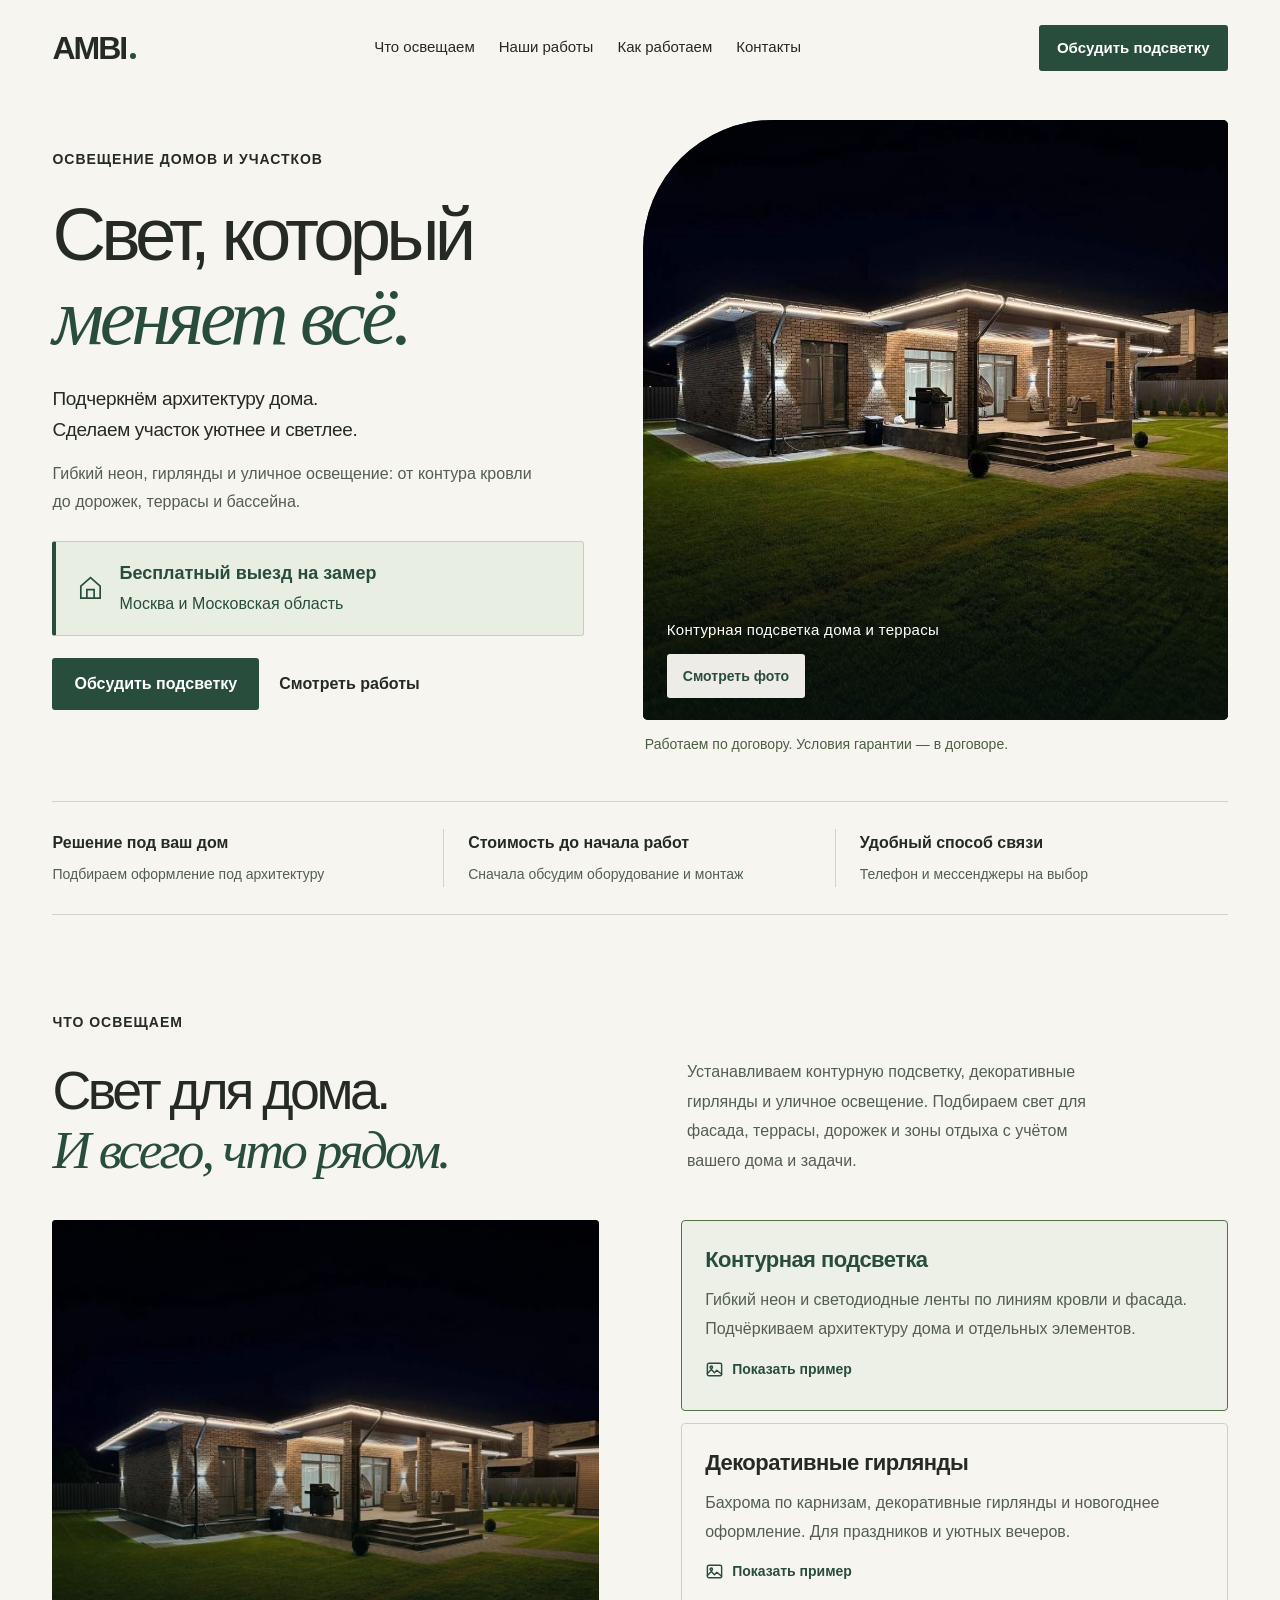
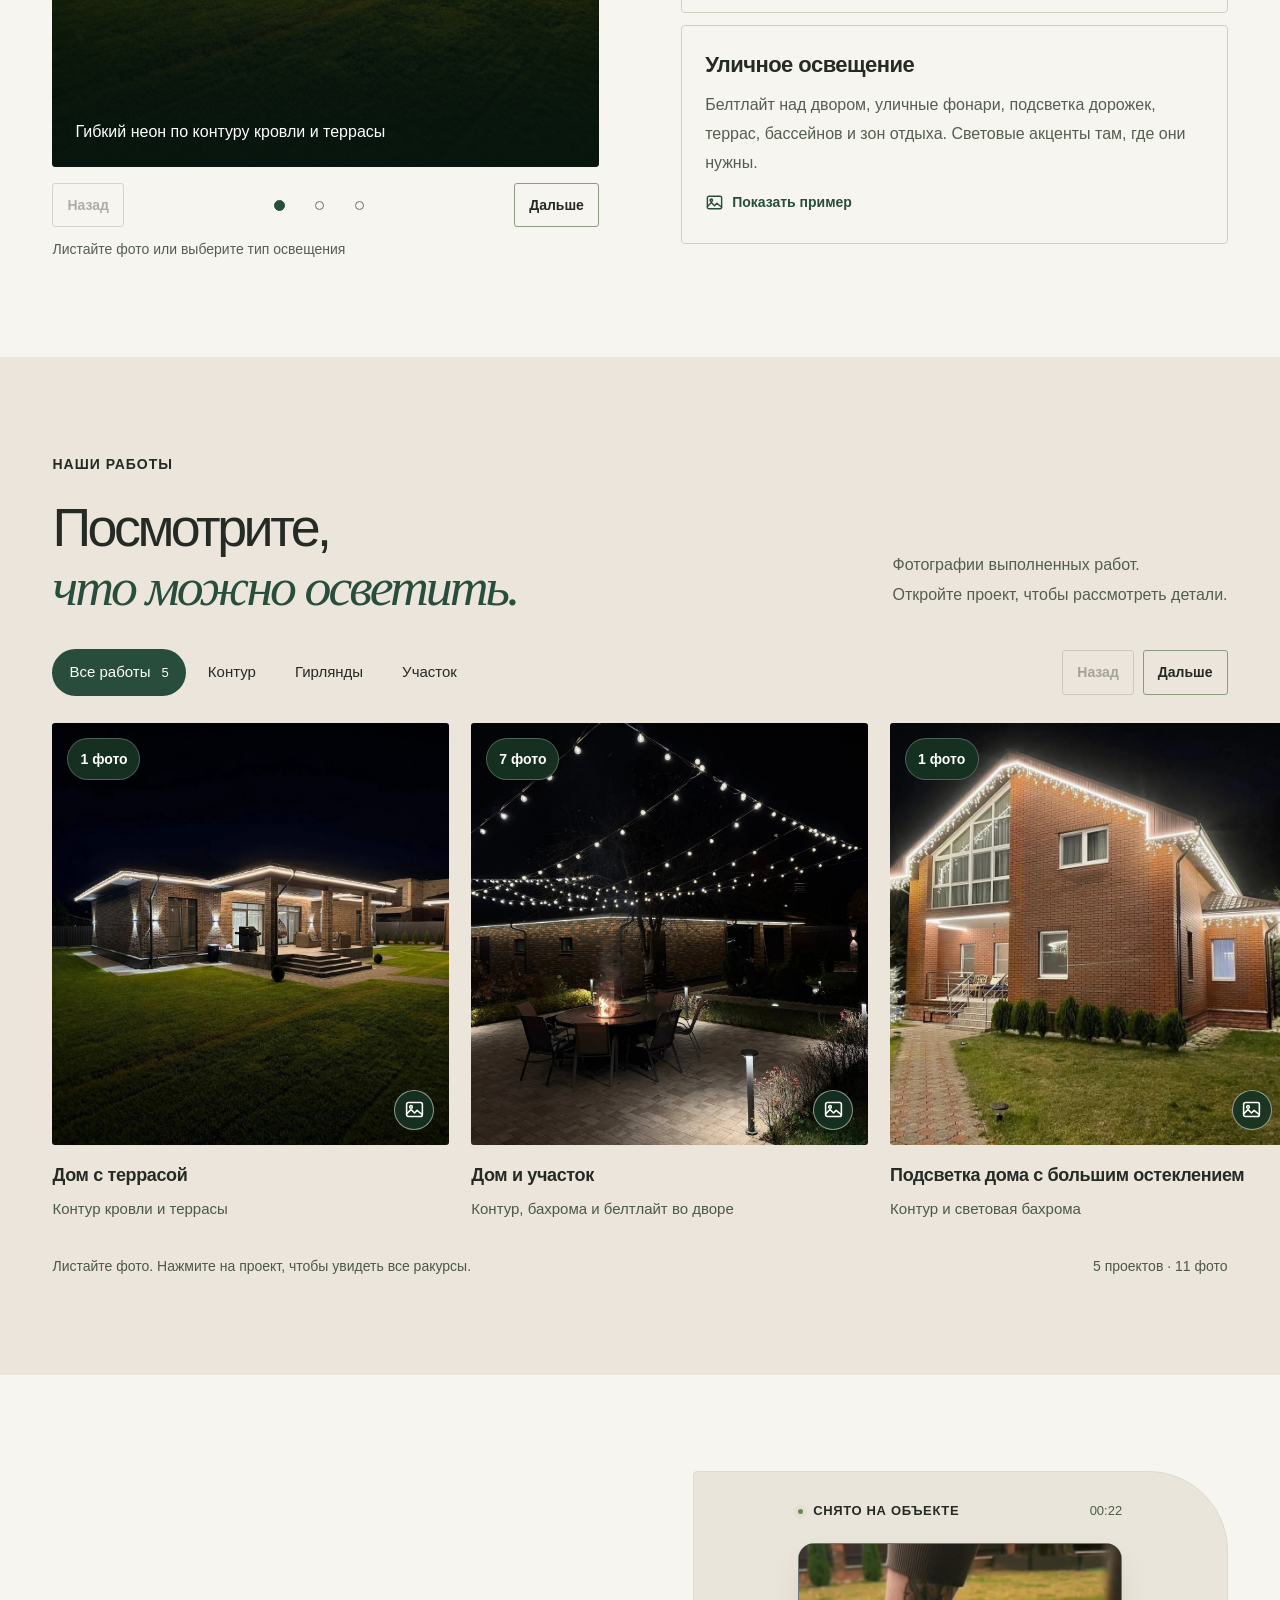
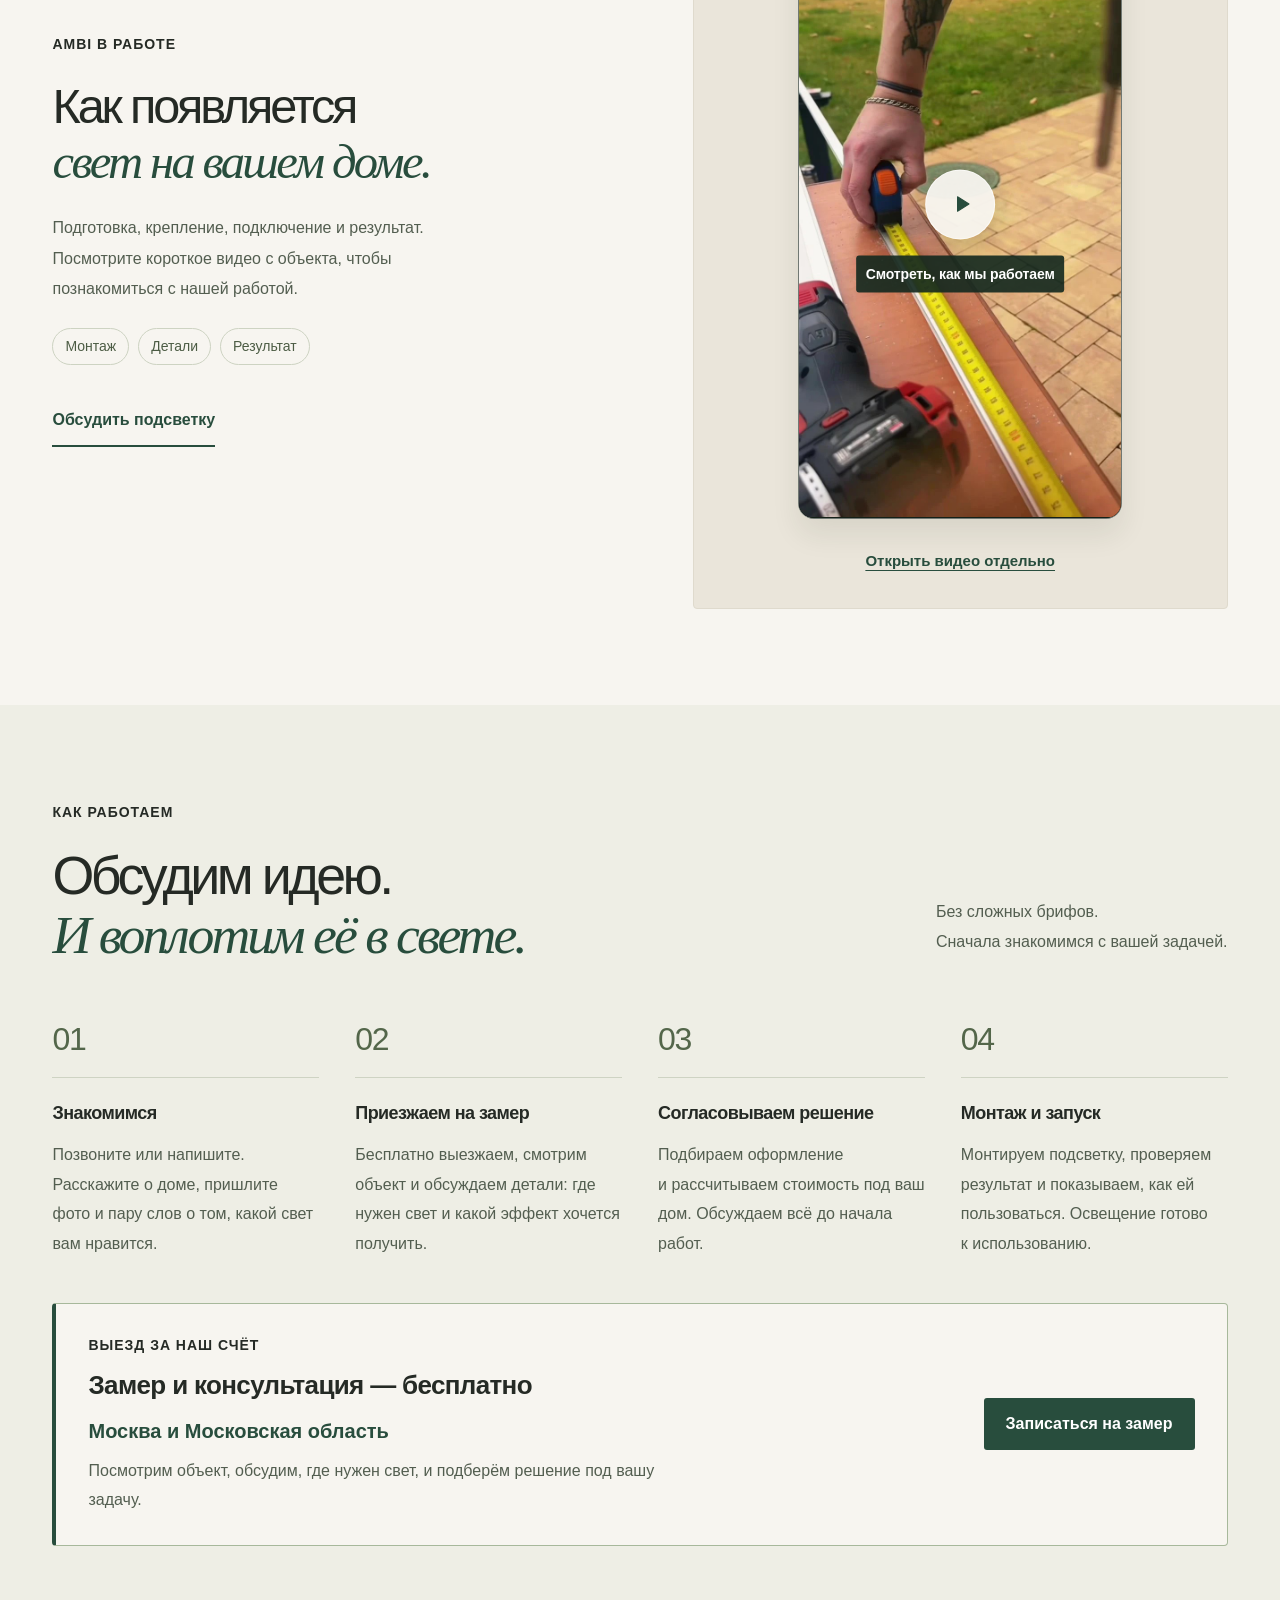
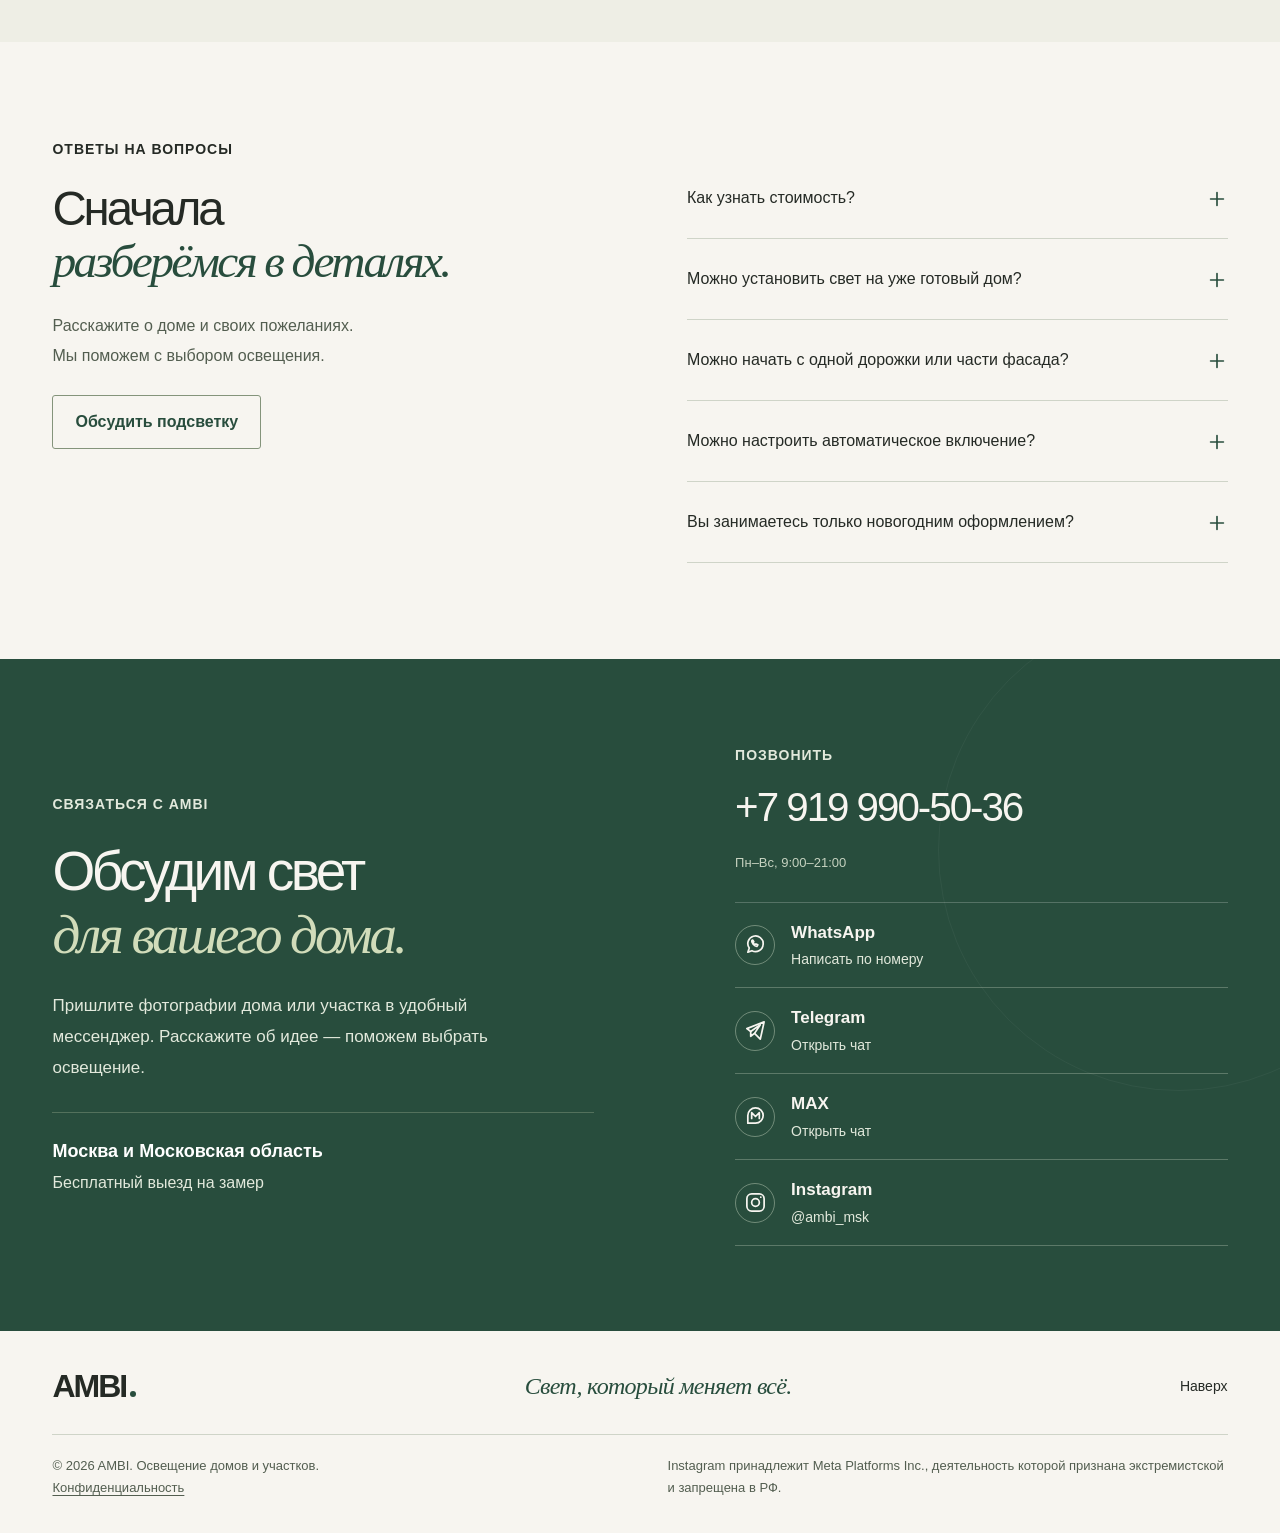
<file: index.html>
<!doctype html>
<html lang="ru">
<head>
  <meta charset="utf-8">
  <meta name="viewport" content="width=device-width,initial-scale=1">
  <meta name="theme-color" content="#f7f5f0">
  <title>AMBI — подсветка домов и участков в Москве и области</title>
  <meta name="description" content="Контурная подсветка, гирлянды и уличное освещение: фасады, дорожки, террасы и бассейны. Москва и Московская область. Бесплатный замер: +7 919 990-50-36.">
  <meta property="og:title" content="AMBI — Свет, который меняет всё">
  <meta property="og:description" content="Подсветка домов и участков в Москве и области. Посмотрите работы и обсудите свет для своего дома.">
  <meta property="og:type" content="website">
  <meta property="og:url" content="https://darona113.github.io/ambi-light/">
  <meta property="og:image:width" content="1200">
  <meta property="og:image:height" content="630">
  <link rel="canonical" href="https://darona113.github.io/ambi-light/">
  <meta property="og:image" content="https://darona113.github.io/ambi-light/assets/og-ambi.jpg">
  <link rel="icon" href="assets/favicon.svg" type="image/svg+xml">
  <link rel="preload" href="assets/project-09.jpg" as="image" fetchpriority="high">
  <link rel="stylesheet" href="styles.css?v=20261119-ready6">
  <script src="media.js?v=20261119-ready6" defer></script>
  <script src="app.js?v=20261119-ready6" defer></script>
<script type="application/ld+json">{"@context": "https://schema.org", "@type": "LocalBusiness", "name": "AMBI", "url": "https://darona113.github.io/ambi-light/", "telephone": "+79199905036", "description": "Контурная подсветка, гирлянды и уличное освещение домов и участков.", "areaServed": [{"@type": "City", "name": "Москва"}, {"@type": "AdministrativeArea", "name": "Московская область"}], "sameAs": ["https://www.instagram.com/ambi_msk/"], "openingHours": "Mo-Su 09:00-21:00"}</script>
<script type="application/ld+json">{"@context": "https://schema.org", "@type": "FAQPage", "mainEntity": [{"@type": "Question", "name": "Как узнать стоимость?", "acceptedAnswer": {"@type": "Answer", "text": "Пришлите фото дома или участка и расскажите, что хотите осветить. Цена зависит от выбранного оборудования, длины контура и особенностей монтажа. После замера согласуем решение и стоимость до начала работ."}}, {"@type": "Question", "name": "Можно установить свет на уже готовый дом?", "acceptedAnswer": {"@type": "Answer", "text": "Да. Подберём размещение подсветки и способ крепления с учётом фасада и кровли. Детали подключения обсудим на замере."}}, {"@type": "Question", "name": "Можно начать с одной дорожки или части фасада?", "acceptedAnswer": {"@type": "Answer", "text": "Да. Можно осветить вход, отдельный участок кровли, террасу или дорожку. Не обязательно оформлять весь дом сразу."}}, {"@type": "Question", "name": "Можно настроить автоматическое включение?", "acceptedAnswer": {"@type": "Answer", "text": "Вариант управления зависит от оборудования. При подборе можно обсудить обычное включение, таймер и управление со смартфона."}}, {"@type": "Question", "name": "Вы занимаетесь только новогодним оформлением?", "acceptedAnswer": {"@type": "Answer", "text": "Нет. Устанавливаем и постоянное уличное освещение: контур фасада, подсветку дорожек, террас и бассейнов. Праздничные гирлянды — одно из направлений."}}]}</script>
</head>
<body id="top">
  <a class="skip" href="#main">К содержанию</a>
  <header class="header">
    <div class="wrap header-inner">
      <a class="brand" href="#top" aria-label="AMBI, на главную"><span class="wordmark">AMBI<span class="brand-dot"></span></span></a>
      <nav class="desktop-nav" aria-label="Основная навигация"><a href="#solutions">Что освещаем</a><a href="#works">Наши работы</a><a href="#process">Как работаем</a><a href="#contacts">Контакты</a></nav>
      <a href="#contacts" class="button button-small header-cta" data-contact>Обсудить подсветку</a>
      <button class="menu-toggle" aria-label="Открыть меню" aria-expanded="false" aria-controls="mobile-nav"><span></span><span></span></button>
    </div>
    <nav id="mobile-nav" class="mobile-nav" aria-label="Мобильная навигация" hidden><a href="#solutions">Что освещаем</a><a href="#works">Наши работы</a><a href="#process">Как работаем</a><a href="#contacts">Контакты</a><a href="tel:+79199905036">+7 919 990-50-36 <svg class="icon" viewBox="0 0 24 24" aria-hidden="true" focusable="false"><path d="M6 18 18 6M6 6h12v12"/></svg></a></nav>
  </header>
  <main id="main">
    <section class="hero wrap">
      <div class="hero-copy">
        <p class="eyebrow">Освещение домов и участков</p>
        <h1>Свет, который<br><span class="serif">меняет всё.</span></h1>
        <p class="hero-description">Подчеркнём архитектуру дома.<br>Сделаем участок уютнее и светлее.</p>
        <p class="hero-detail">Гибкий неон, гирлянды и уличное освещение: от контура кровли до дорожек, террасы и бассейна.</p>
        <div class="hero-actions"><a href="#contacts" class="button" data-contact>Обсудить подсветку</a><a class="text-link" href="#works">Смотреть работы</a></div>
        <div class="hero-note"><svg viewBox="0 0 24 24" aria-hidden="true"><path d="M4 10 12 3l8 7v10H4V10Z M9 20v-7h6v7"/></svg><div><strong>Бесплатный выезд на замер</strong><span>Москва и Московская область</span></div></div>
      </div>
      <div class="hero-photo-block"><figure class="hero-visual">
        <img id="hero-image" src="assets/project-09.jpg" alt="Готовая работа AMBI: световой контур кровли кирпичного дома и террасы" width="1280" height="1280" fetchpriority="high">
        <div class="hero-image-shade"></div>
        <figcaption>Контурная подсветка дома и террасы</figcaption>
        <button class="hero-project-button" data-project="terrace">Смотреть фото</button>

      </figure><p class="hero-agreement">Работаем по договору. Условия гарантии — в договоре.</p></div>
    </section>
    <div class="benefits wrap">
      <div><p>Решение под ваш дом<span>Подбираем оформление под архитектуру</span></p></div>
      <div><p>Стоимость до начала работ<span>Сначала обсудим оборудование и монтаж</span></p></div>
      <div><p>Удобный способ связи<span>Телефон и мессенджеры на выбор</span></p></div>
    </div>
    <section id="solutions" class="section wrap">
      <div class="section-heading reveal"><p class="eyebrow">Что освещаем</p><h2>Свет для дома.<br><span class="serif">И всего, что рядом.</span></h2><p class="section-intro">Устанавливаем контурную подсветку, декоративные гирлянды и уличное освещение. Подбираем свет для фасада, террасы, дорожек и зоны отдыха с учётом вашего дома и задачи.</p></div>
      <div class="solutions-layout reveal">
        <div class="solution-media">
          <div id="solution-track" class="solution-track" aria-label="Примеры вариантов освещения" tabindex="0"><figure class="solution-slide" data-solution-index="0"><img src="assets/project-09.jpg" alt="Одноэтажный кирпичный дом с тёплым неоновым контуром кровли и освещённой террасой" width="1280" height="1280" loading="eager" decoding="async"><figcaption>Гибкий неон по контуру кровли и террасы</figcaption></figure><figure class="solution-slide" data-solution-index="1"><img src="assets/project-12.jpg" alt="Кирпичный дом с большим остеклением, световым контуром и белой бахромой по карнизам" width="1280" height="1280" loading="eager" decoding="async"><figcaption>Контурная подсветка и световая бахрома на фасаде</figcaption></figure><figure class="solution-slide" data-solution-index="2"><img src="assets/project-01.jpg" alt="Уютный двор с белтлайтом над столом и уличными светильниками вдоль дорожек" width="1280" height="1280" loading="eager" decoding="async"><figcaption>Белтлайт над зоной отдыха и освещение дорожек</figcaption></figure></div>
          <div class="solution-controls"><button class="circle-button" id="solution-prev" aria-label="Предыдущий пример"></button><div id="solution-dots" class="slider-dots" role="group" aria-label="Выбор примера освещения"><button class="slider-dot active" data-solution-index="0" aria-label="Контурная подсветка" aria-current="true"></button><button class="slider-dot " data-solution-index="1" aria-label="Декоративные гирлянды" aria-current="false"></button><button class="slider-dot " data-solution-index="2" aria-label="Уличное освещение" aria-current="false"></button></div><button class="circle-button" id="solution-next" aria-label="Следующий пример"></button></div>
          <p class="slider-hint">Листайте фото или выберите тип освещения</p>
        </div>
        <div id="solution-list" class="solution-list" role="group" aria-label="Варианты освещения"><button class="solution-item active" data-solution-index="0" aria-label="Показать пример: Контурная подсветка" aria-pressed="true"><span><strong>Контурная подсветка</strong><span class="solution-description">Гибкий неон и светодиодные ленты по линиям кровли и фасада. Подчёркиваем архитектуру дома и отдельных элементов.</span><span class="solution-action"><svg class="icon" viewBox="0 0 24 24" aria-hidden="true"><rect x="3" y="4" width="18" height="16" rx="2"/><circle cx="8" cy="9" r="1.5"/><path d="m3 17 5-5 4 4 3-3 6 5"/></svg>Показать пример</span></span></button><button class="solution-item " data-solution-index="1" aria-label="Показать пример: Декоративные гирлянды" aria-pressed="false"><span><strong>Декоративные гирлянды</strong><span class="solution-description">Бахрома по карнизам, декоративные гирлянды и новогоднее оформление. Для праздников и уютных вечеров.</span><span class="solution-action"><svg class="icon" viewBox="0 0 24 24" aria-hidden="true"><rect x="3" y="4" width="18" height="16" rx="2"/><circle cx="8" cy="9" r="1.5"/><path d="m3 17 5-5 4 4 3-3 6 5"/></svg>Показать пример</span></span></button><button class="solution-item " data-solution-index="2" aria-label="Показать пример: Уличное освещение" aria-pressed="false"><span><strong>Уличное освещение</strong><span class="solution-description">Белтлайт над двором, уличные фонари, подсветка дорожек, террас, бассейнов и зон отдыха. Световые акценты там, где они нужны.</span><span class="solution-action"><svg class="icon" viewBox="0 0 24 24" aria-hidden="true"><rect x="3" y="4" width="18" height="16" rx="2"/><circle cx="8" cy="9" r="1.5"/><path d="m3 17 5-5 4 4 3-3 6 5"/></svg>Показать пример</span></span></button></div>
      </div>
    </section>
    <section id="works" class="works-section section">
      <div class="wrap">
        <div class="works-heading reveal"><div><p class="eyebrow">Наши работы</p><h2>Посмотрите,<br><span class="serif">что можно осветить.</span></h2></div><p>Фотографии выполненных работ.<br>Откройте проект, чтобы рассмотреть детали.</p></div>
        <div class="gallery-toolbar"><div class="filters" role="group" aria-label="Фильтр работ"><button class="filter active" data-filter="all" aria-pressed="true">Все работы <span id="project-count">5</span></button><button class="filter" data-filter="contour" aria-pressed="false">Контур</button><button class="filter" data-filter="garlands" aria-pressed="false">Гирлянды</button><button class="filter" data-filter="garden" aria-pressed="false">Участок</button></div><div class="gallery-arrows"><button class="circle-button" id="gallery-prev" aria-label="Предыдущие фотографии"><svg class="icon" viewBox="0 0 24 24" aria-hidden="true" focusable="false"><path d="M20 12H4m6-6-6 6 6 6"/></svg></button><button class="circle-button" id="gallery-next" aria-label="Следующие фотографии"><svg class="icon" viewBox="0 0 24 24" aria-hidden="true" focusable="false"><path d="M4 12h16m-6-6 6 6-6 6"/></svg></button></div></div>
      </div>
      <div id="gallery" class="gallery" tabindex="0" aria-label="Фотографии работ AMBI, листайте горизонтально"><a class="gallery-card" href="assets/project-09.jpg" data-project="terrace" aria-label="Открыть проект: Дом с террасой"><span class="gallery-image"><img src="assets/project-09.jpg" alt="Дом с террасой. Контурная подсветка дома и террасы" width="1280" height="1280" loading="eager" decoding="async"><span class="gallery-stack">1 фото</span><span class="gallery-enlarge" aria-hidden="true"><svg class="icon" viewBox="0 0 24 24" aria-hidden="true"><rect x="3" y="4" width="18" height="16" rx="2"/><circle cx="8" cy="9" r="1.5"/><path d="m3 17 5-5 4 4 3-3 6 5"/></svg></span></span><span class="gallery-caption"><span><strong>Дом с террасой</strong><small>Контур кровли и террасы</small></span></span></a><a class="gallery-card" href="assets/project-01.jpg" data-project="home-garden" aria-label="Открыть проект: Дом и участок"><span class="gallery-image"><img src="assets/project-01.jpg" alt="Дом и участок. Белтлайт над зоной отдыха" width="1280" height="1280" loading="eager" decoding="async"><span class="gallery-stack">7 фото</span><span class="gallery-enlarge" aria-hidden="true"><svg class="icon" viewBox="0 0 24 24" aria-hidden="true"><rect x="3" y="4" width="18" height="16" rx="2"/><circle cx="8" cy="9" r="1.5"/><path d="m3 17 5-5 4 4 3-3 6 5"/></svg></span></span><span class="gallery-caption"><span><strong>Дом и участок</strong><small>Контур, бахрома и белтлайт во дворе</small></span></span></a><a class="gallery-card" href="assets/project-12.jpg" data-project="brick-house" aria-label="Открыть проект: Подсветка дома с большим остеклением"><span class="gallery-image"><img src="assets/project-12.jpg" alt="Подсветка дома с большим остеклением. Световое оформление кирпичного дома" width="1280" height="1280" loading="eager" decoding="async"><span class="gallery-stack">1 фото</span><span class="gallery-enlarge" aria-hidden="true"><svg class="icon" viewBox="0 0 24 24" aria-hidden="true"><rect x="3" y="4" width="18" height="16" rx="2"/><circle cx="8" cy="9" r="1.5"/><path d="m3 17 5-5 4 4 3-3 6 5"/></svg></span></span><span class="gallery-caption"><span><strong>Подсветка дома с большим остеклением</strong><small>Контур и световая бахрома</small></span></span></a><a class="gallery-card" href="assets/project-11.jpg" data-project="half-timbered" aria-label="Открыть проект: Освещение фахверкового дома"><span class="gallery-image"><img src="assets/project-11.jpg" alt="Освещение фахверкового дома. Вечерняя подсветка фахверкового дома" width="1280" height="1280" loading="eager" decoding="async"><span class="gallery-stack">1 фото</span><span class="gallery-enlarge" aria-hidden="true"><svg class="icon" viewBox="0 0 24 24" aria-hidden="true"><rect x="3" y="4" width="18" height="16" rx="2"/><circle cx="8" cy="9" r="1.5"/><path d="m3 17 5-5 4 4 3-3 6 5"/></svg></span></span><span class="gallery-caption"><span><strong>Освещение фахверкового дома</strong><small>Гирлянды по линиям фасада</small></span></span></a><a class="gallery-card" href="assets/project-10.jpg" data-project="winter" aria-label="Открыть проект: Зимняя подсветка фасада"><span class="gallery-image"><img src="assets/project-10.jpg" alt="Зимняя подсветка фасада. Зимнее световое оформление дома" width="1280" height="1280" loading="eager" decoding="async"><span class="gallery-stack">1 фото</span><span class="gallery-enlarge" aria-hidden="true"><svg class="icon" viewBox="0 0 24 24" aria-hidden="true"><rect x="3" y="4" width="18" height="16" rx="2"/><circle cx="8" cy="9" r="1.5"/><path d="m3 17 5-5 4 4 3-3 6 5"/></svg></span></span><span class="gallery-caption"><span><strong>Зимняя подсветка фасада</strong><small>Световой контур и гирлянды</small></span></span></a></div>
      <div class="wrap gallery-bottom"><span class="small-caption">Листайте фото. Нажмите на проект, чтобы увидеть все ракурсы.</span><span id="gallery-status" class="small-caption" aria-live="polite">5 проектов · 11 фото</span></div>
    </section>
    <section id="in-action" class="video-section section wrap">
      <div class="video-copy reveal">
        <p class="eyebrow">AMBI в работе</p>
        <h2>Как появляется<br><span class="serif">свет на вашем доме.</span></h2>
        <p>Подготовка, крепление, подключение и результат. Посмотрите короткое видео с объекта, чтобы познакомиться с нашей работой.</p>
        <div class="video-topics"><span>Монтаж</span><span>Детали</span><span>Результат</span></div>
        <a class="text-link text-link-strong" href="#contacts">Обсудить подсветку</a>
      </div>
      <div class="reel-stage reveal">
        <div class="reel-topline"><span class="eyebrow"><span class="live-dot"></span> Снято на объекте</span><span>00:22</span></div>
        <div class="reel-shell"><img class="reel-poster" src="assets/ambi-in-action-poster.jpg" alt="Подготовка профиля для монтажа освещения" width="720" height="1280" loading="eager">
          <video id="work-video" controls playsinline webkit-playsinline preload="metadata" poster="assets/ambi-in-action-poster.jpg" aria-label="Как работает AMBI: монтаж подсветки и готовый результат">
            <source src="assets/ambi-in-action-mobile.mp4" type="video/mp4">
            <a href="assets/ambi-in-action.mp4">Открыть видео о работе AMBI</a>
          </video><noscript><style>.reel-poster{display:none}</style></noscript>
          <button id="video-play" class="reel-play" hidden aria-label="Смотреть видео о работе AMBI"><span class="play-disc"><svg class="icon icon-play" viewBox="0 0 24 24" aria-hidden="true" focusable="false"><path d="m9 5 11 7-11 7Z"/></svg></span><span id="video-play-label">Смотреть, как мы работаем</span></button>
        </div><a class="video-direct" href="assets/ambi-in-action-mobile.mp4" target="_blank" rel="noopener">Открыть видео отдельно</a>
      </div>
    </section>
    <section id="process" class="process-section section">
      <div class="wrap"><div class="process-heading reveal"><div><p class="eyebrow">Как работаем</p><h2>Обсудим идею.<br><span class="serif">И воплотим её в свете.</span></h2></div><p>Без сложных брифов.<br>Сначала знакомимся с вашей задачей.</p></div>
        <div class="steps"><article class="step reveal"><span class="step-count">01<span aria-hidden="true"><svg class="icon" viewBox="0 0 24 24" aria-hidden="true" focusable="false"><path d="M6 18 18 6M6 6h12v12"/></svg></span></span><h3>Знакомимся</h3><p>Позвоните или напишите. Расскажите о доме, пришлите фото и пару слов о том, какой свет вам нравится.</p></article><article class="step reveal"><span class="step-count">02<span aria-hidden="true"><svg class="icon" viewBox="0 0 24 24" aria-hidden="true" focusable="false"><path d="M6 18 18 6M6 6h12v12"/></svg></span></span><h3>Приезжаем на замер</h3><p>Бесплатно выезжаем, смотрим объект и обсуждаем детали: где нужен свет и какой эффект хочется получить.</p></article><article class="step reveal"><span class="step-count">03<span aria-hidden="true"><svg class="icon" viewBox="0 0 24 24" aria-hidden="true" focusable="false"><path d="M6 18 18 6M6 6h12v12"/></svg></span></span><h3>Согласовываем решение</h3><p>Подбираем оформление и рассчитываем стоимость под ваш дом. Обсуждаем всё до начала работ.</p></article><article class="step reveal"><span class="step-count">04<span aria-hidden="true"><svg class="icon" viewBox="0 0 24 24" aria-hidden="true" focusable="false"><path d="M12 2v20M2 12h20M5 5l14 14M5 19 19 5"/></svg></span></span><h3>Монтаж и запуск</h3><p>Монтируем подсветку, проверяем результат и показываем, как ей пользоваться. Освещение готово к использованию.</p></article></div>
        <div id="measure" class="measure-note reveal"><div><p class="eyebrow">Выезд за наш счёт</p><h3>Замер и консультация — бесплатно</h3><p class="measure-region">Москва и Московская область</p><p class="measure-description">Посмотрим объект, обсудим, где нужен свет, и подберём решение под вашу задачу.</p></div><a href="#contacts" class="button" data-contact>Записаться на замер</a></div>
      </div>
    </section>
    <section class="faq-section section wrap"><div class="faq-intro reveal"><p class="eyebrow">Ответы на вопросы</p><h2>Сначала<br><span class="serif">разберёмся в деталях.</span></h2><p>Расскажите о доме и своих пожеланиях.<br>Мы поможем с выбором освещения.</p><a href="#contacts" class="button button-outline" data-contact>Обсудить подсветку</a></div><div class="faq-list reveal"><details><summary>Как узнать стоимость?<span aria-hidden="true"><svg class="icon" viewBox="0 0 24 24"><path d="M12 5v14M5 12h14"/></svg></span></summary><p>Пришлите фото дома или участка и расскажите, что хотите осветить. Цена зависит от выбранного оборудования, длины контура и особенностей монтажа. После замера согласуем решение и стоимость до начала работ.</p></details><details><summary>Можно установить свет на уже готовый дом?<span aria-hidden="true"><svg class="icon" viewBox="0 0 24 24"><path d="M12 5v14M5 12h14"/></svg></span></summary><p>Да. Подберём размещение подсветки и способ крепления с учётом фасада и кровли. Детали подключения обсудим на замере.</p></details><details><summary>Можно начать с одной дорожки или части фасада?<span aria-hidden="true"><svg class="icon" viewBox="0 0 24 24"><path d="M12 5v14M5 12h14"/></svg></span></summary><p>Да. Можно осветить вход, отдельный участок кровли, террасу или дорожку. Не обязательно оформлять весь дом сразу.</p></details><details><summary>Можно настроить автоматическое включение?<span aria-hidden="true"><svg class="icon" viewBox="0 0 24 24"><path d="M12 5v14M5 12h14"/></svg></span></summary><p>Вариант управления зависит от оборудования. При подборе можно обсудить обычное включение, таймер и управление со смартфона.</p></details><details><summary>Вы занимаетесь только новогодним оформлением?<span aria-hidden="true"><svg class="icon" viewBox="0 0 24 24"><path d="M12 5v14M5 12h14"/></svg></span></summary><p>Нет. Устанавливаем и постоянное уличное освещение: контур фасада, подсветку дорожек, террас и бассейнов. Праздничные гирлянды — одно из направлений.</p></details></div></section>
    <section id="contacts" class="contact-section"><div class="wrap contact-layout"><div class="contact-copy reveal"><p class="eyebrow">Связаться с AMBI</p><h2>Обсудим свет<br><span class="serif">для вашего дома.</span></h2><p>Пришлите фотографии дома или участка в удобный мессенджер. Расскажите об идее — поможем выбрать освещение.</p><div class="contact-location"><strong>Москва и Московская область</strong><span>Бесплатный выезд на замер</span></div></div><div class="contact-details reveal"><p class="eyebrow">Позвонить</p><a class="contact-phone" href="tel:+79199905036">+7 919 990-50-36</a><p class="working-hours">Пн–Вс, 9:00–21:00</p><div class="contact-options" data-channel-list><a class="channel-link" href="https://wa.me/79199905036" target="_blank" rel="noopener noreferrer" aria-label="WhatsApp: Написать по номеру"><span><strong>WhatsApp</strong><small>Написать по номеру</small></span></a><a class="channel-link" href="https://t.me/+79199905036" target="_blank" rel="noopener noreferrer" aria-label="Telegram: Открыть чат"><span><strong>Telegram</strong><small>Открыть чат</small></span></a><a class="channel-link" href="https://max.ru/u/f9LHodD0cOLHiTiW59wiwpaxYqhpe697Gd-WGPI66l6G5Fd9ME7u53L5kFg" target="_blank" rel="noopener noreferrer" aria-label="MAX: Открыть чат"><span><strong>MAX</strong><small>Открыть чат</small></span></a><a class="channel-link" href="https://www.instagram.com/ambi_msk/" target="_blank" rel="noopener noreferrer" aria-label="Instagram: @ambi_msk"><span><strong>Instagram</strong><small>@ambi_msk</small></span></a></div></div></div></section>
  </main>
  <footer class="footer wrap"><div class="footer-top"><a class="wordmark" href="#top" aria-label="AMBI, наверх">AMBI<span class="brand-dot"></span></a><p class="footer-slogan">Свет, который меняет всё.</p><a href="#top">Наверх</a></div><div class="footer-bottom"><span>© <span id="year">2026</span> AMBI. Освещение домов и участков.<br><a href="privacy.html">Конфиденциальность</a></span><span class="instagram-note">Instagram принадлежит Meta Platforms Inc., деятельность которой признана экстремистской и запрещена в РФ.</span></div></footer>
  <div class="mobile-contact"><a class="button" href="tel:+79199905036">Позвонить</a><a href="#contacts" class="button" data-contact>Написать</a></div>
  <dialog id="contact-dialog" class="contact-dialog"><button class="dialog-close" data-close aria-label="Закрыть"><svg class="icon" viewBox="0 0 24 24" aria-hidden="true"><path d="m6 6 12 12M6 18 18 6"/></svg></button><p class="eyebrow">Контакты AMBI</p><h2>Обсудим<br><span class="serif">вашу идею.</span></h2><p class="dialog-description">Выберите, где удобнее написать. Можно сразу прикрепить фото дома или участка.</p><div class="dialog-channels" data-channel-list><a class="channel-link" href="https://wa.me/79199905036" target="_blank" rel="noopener noreferrer" aria-label="WhatsApp: Написать по номеру"><span><strong>WhatsApp</strong><small>Написать по номеру</small></span></a><a class="channel-link" href="https://t.me/+79199905036" target="_blank" rel="noopener noreferrer" aria-label="Telegram: Открыть чат"><span><strong>Telegram</strong><small>Открыть чат</small></span></a><a class="channel-link" href="https://max.ru/u/f9LHodD0cOLHiTiW59wiwpaxYqhpe697Gd-WGPI66l6G5Fd9ME7u53L5kFg" target="_blank" rel="noopener noreferrer" aria-label="MAX: Открыть чат"><span><strong>MAX</strong><small>Открыть чат</small></span></a><a class="channel-link" href="https://www.instagram.com/ambi_msk/" target="_blank" rel="noopener noreferrer" aria-label="Instagram: @ambi_msk"><span><strong>Instagram</strong><small>@ambi_msk</small></span></a></div><a class="dialog-phone" href="tel:+79199905036"><span>Позвонить</span><strong>+7 919 990-50-36</strong></a><p class="working-hours">Пн–Вс, 9:00–21:00</p><p class="dialog-note">Бесплатный замер в Москве и Московской области</p></dialog>
  <dialog id="lightbox" class="lightbox"><button class="lightbox-close" data-close aria-label="Закрыть фотографию"><svg class="icon" viewBox="0 0 24 24" aria-hidden="true"><path d="m6 6 12 12M6 18 18 6"/></svg></button><div class="lightbox-content"><div class="lightbox-top"><span id="lightbox-title"></span><span id="lightbox-count" aria-live="polite"></span></div><div id="lightbox-track" class="lightbox-track" tabindex="0" aria-label="Фотографии проекта"></div><p id="lightbox-caption"></p><div class="lightbox-controls"><button class="circle-button lightbox-prev" aria-label="Предыдущая фотография"></button><div id="lightbox-thumbs" class="lightbox-thumbs" role="group" aria-label="Другие ракурсы проекта"></div><button class="circle-button lightbox-next" aria-label="Следующая фотография"></button></div></div></dialog>
  <div id="toast" class="toast" role="status" aria-live="polite"></div>
</body>
</html>
</file>
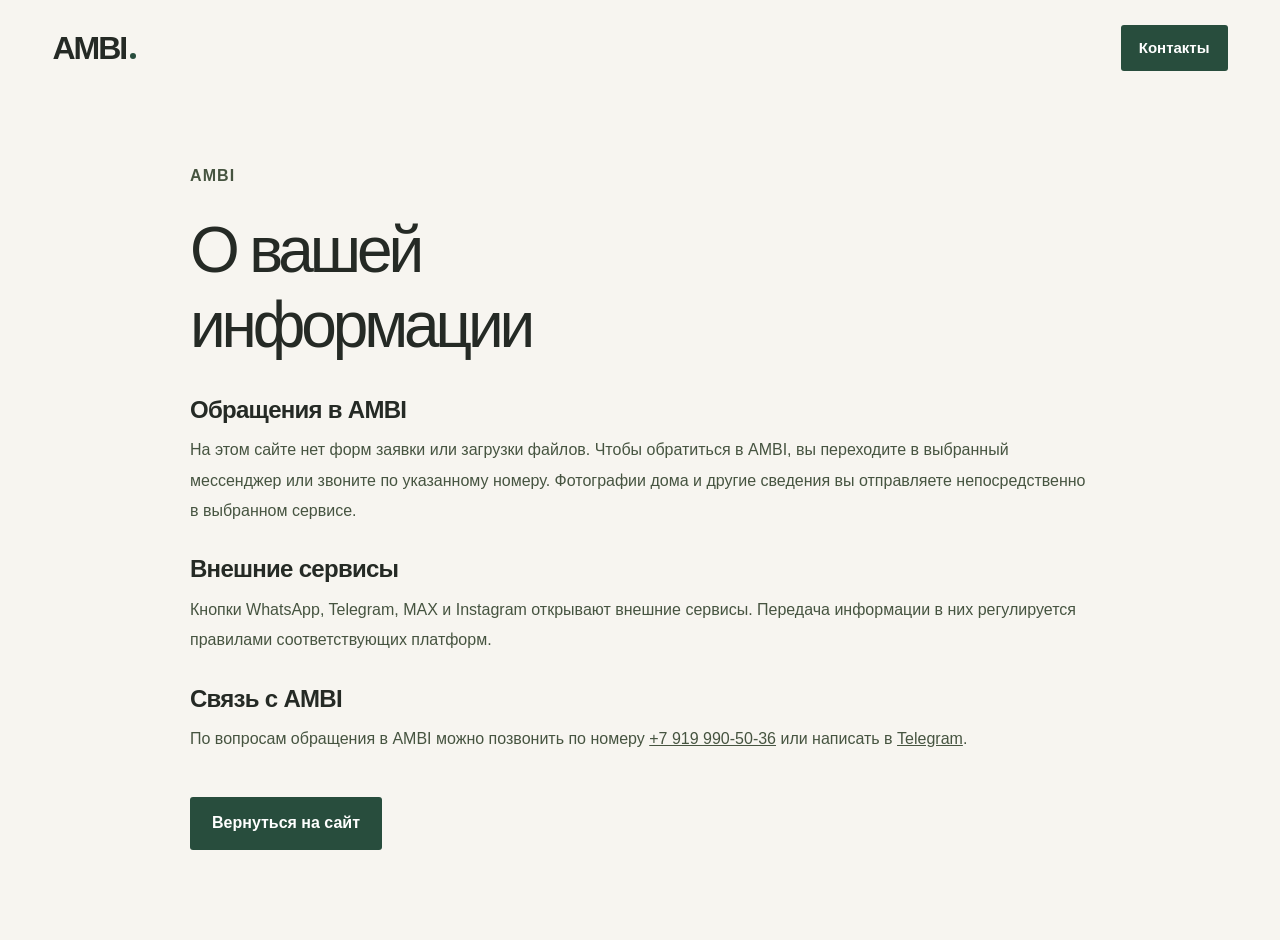
<file: privacy.html>
<!doctype html><html lang="ru"><head><meta charset="utf-8"><meta name="viewport" content="width=device-width,initial-scale=1"><meta name="theme-color" content="#f7f5f0"><link rel="icon" href="assets/favicon.svg"><link rel="stylesheet" href="styles.css?v=20261119-ready6"><title>Конфиденциальность — AMBI</title><meta name="robots" content="noindex"></head><body><header class="header"><div class="wrap header-inner"><a class="wordmark" href="./">AMBI<span class="brand-dot"></span></a><a class="button button-small" href="./#contacts">Контакты</a></div></header><main class="wrap information-page"><p class="eyebrow">AMBI</p><h1>О вашей<br>информации</h1><h2>Обращения в AMBI</h2><p>На этом сайте нет форм заявки или загрузки файлов. Чтобы обратиться в AMBI, вы переходите в выбранный мессенджер или звоните по указанному номеру. Фотографии дома и другие сведения вы отправляете непосредственно в выбранном сервисе.</p><h2>Внешние сервисы</h2><p>Кнопки WhatsApp, Telegram, MAX и Instagram открывают внешние сервисы. Передача информации в них регулируется правилами соответствующих платформ.</p><h2>Связь с AMBI</h2><p>По вопросам обращения в AMBI можно позвонить по номеру <a href="tel:+79199905036">+7 919 990-50-36</a> или написать в <a href="https://t.me/+79199905036">Telegram</a>.</p><a class="button" href="./">Вернуться на сайт</a></main></body></html>
</file>
<file: styles.css>
:root{--paper:#f7f5f0;--white:#fff;--sand:#ebe5db;--green:#284d3d;--green-dark:#19372b;--ink:#252a25;--muted:#73766d;--line:#dcded4;--serif:Georgia,'Times New Roman',serif;--gutter:clamp(22px,4.1vw,88px);--page:1640px}
*{box-sizing:border-box}html{scroll-behavior:smooth;scroll-padding-top:110px}body{margin:0;background:var(--paper);color:var(--ink);font-family:Manrope,"Segoe UI",Arial,sans-serif;font-size:15px;line-height:1.65;-webkit-font-smoothing:antialiased}body.modal-open{overflow:hidden}button,input,textarea{font:inherit}button,a{-webkit-tap-highlight-color:transparent}button{color:inherit;cursor:pointer}a{color:inherit;text-decoration:none}button{border:0}img{max-width:100%;display:block}figure,p,h1,h2,h3{margin:0}button:disabled{cursor:default;opacity:.35}button:focus-visible,a:focus-visible,summary:focus-visible,[tabindex]:focus-visible{outline:3px solid #96b677;outline-offset:6px}::selection{background:#c7d2ad;color:#19372b}.wrap{width:calc(100% - var(--gutter)*2);max-width:var(--page);margin-inline:auto}.section{padding-block:112px}.eyebrow{text-transform:uppercase;letter-spacing:.14em;font-size:10px;font-weight:700;display:flex;align-items:center;gap:10px;line-height:1.6}.serif{font-family:var(--serif);font-style:italic;font-weight:400;letter-spacing:-.055em;color:var(--green)}h1,h2{font-weight:500;letter-spacing:-.065em;line-height:1.1}h2{font-size:clamp(36px,4.1vw,65px)}.live-dot{display:inline-block;width:6px;height:6px;border-radius:50%;background:#66874f;box-shadow:0 0 0 4px #66874f0d}.skip{position:fixed;left:20px;top:-80px;padding:10px;background:white;z-index:99}.skip:focus{top:20px}.button{min-height:54px;background:var(--green);color:white;display:inline-flex;align-items:center;justify-content:space-between;gap:30px;padding:16px 24px;border-radius:3px;font-size:12px;font-weight:600;line-height:1.4;transition:background .2s,transform .2s}.button:hover{background:var(--green-dark);transform:translateY(-2px)}.button span{font-size:21px;font-weight:400;line-height:1}.button-small{min-height:44px;padding:12px 18px;font-size:11px;gap:22px}.text-link{display:inline-flex;align-items:center;gap:24px;font-size:12px;font-weight:600;background:none;padding:9px 0;border-bottom:1px solid #aeb5a5;line-height:1.5}.text-link span{font-size:20px;transition:transform .2s}.text-link:hover span{transform:translate(3px,-2px)}
/* Header and opening */
.header{position:sticky;top:0;z-index:30;background:#f7f5f0f2;backdrop-filter:blur(16px);border-bottom:1px solid transparent;transition:border-color .3s}.header.scrolled{border-color:var(--line)}.header-inner{height:95px;display:flex;align-items:center;justify-content:space-between;gap:24px}.brand{display:flex;align-items:center;gap:17px;flex-shrink:0}.wordmark{font-size:32px;line-height:1;font-weight:800;letter-spacing:-2px;display:inline-flex;align-items:baseline;position:relative}.brand-dot{height:6px;width:6px;background:var(--green);border-radius:50%;display:inline-block;margin-left:4px}.brand-caption{font-size:9px;line-height:1.5;letter-spacing:.06em;max-width:70px;padding-left:17px;border-left:1px solid #b5b6ac}.desktop-nav{display:flex;gap:28px;align-items:center;font-size:11px;font-weight:500}.desktop-nav a{position:relative;padding-block:8px}.desktop-nav a:after{content:'';position:absolute;left:0;right:100%;bottom:2px;background:var(--green);height:1px;transition:right .2s}.desktop-nav a:hover:after{right:0}.menu-toggle{display:none}.mobile-nav[hidden]{display:none}
.hero{display:grid;grid-template-columns:1fr 1.1fr;gap:5%;padding-top:28px;padding-bottom:44px;min-height:660px}.hero-copy{padding-top:42px;display:flex;flex-direction:column;align-items:flex-start}.hero h1{font-size:clamp(46px,5.6vw,90px);line-height:1.06;margin:31px -12px 24px 0;white-space:nowrap;z-index:1}.hero h1 .serif{font-size:1.09em}.hero-description{font-size:17px;line-height:1.7;letter-spacing:-.02em}.hero-detail{margin-top:14px;font-size:12px;color:var(--muted);line-height:1.7}.hero-actions{display:flex;align-items:center;gap:25px;margin-top:33px;flex-wrap:wrap}.hero-actions .text-link{border-bottom:0;font-size:11px;gap:13px}.hero-note{margin-top:auto;padding-top:38px;display:flex;align-items:center;gap:10px;color:var(--muted);font-size:10px}.hero-note svg{width:20px;height:20px;fill:none;stroke:var(--green);stroke-width:1.1}.hero-visual{position:relative;min-height:570px;border-radius:130px 5px 5px 5px;overflow:hidden;background:#252c28}.hero-visual>img{width:100%;height:100%;object-fit:cover;object-position:50% 57%;position:absolute;inset:0}.hero-image-shade{position:absolute;inset:0;background:linear-gradient(0deg,#07160f99,transparent 45%)}.hero-visual figcaption{position:absolute;left:30px;right:30px;bottom:29px;color:#fff;display:flex;align-items:center;justify-content:space-between;font-size:10px;letter-spacing:.02em}.image-index{font-size:9px;opacity:.65;letter-spacing:.12em;padding-right:60px}.image-bubble{position:absolute;bottom:22px;right:23px;border-radius:50%;border:1px solid #ffffff66;width:41px;height:41px;display:grid;place-items:center;color:white;font-size:24px;transition:background .2s}.image-bubble:hover{background:#ffffff28}.photo-tag{position:absolute;top:25px;right:24px;display:flex;align-items:center;gap:6px;color:#fff;background:#18281e70;border:1px solid #ffffff28;backdrop-filter:blur(12px);font-size:8px;border-radius:20px;padding:7px 11px}.photo-tag span{width:4px;height:4px;border-radius:50%;background:#d0dcaa}
.benefits{border-top:1px solid var(--line);border-bottom:1px solid var(--line);display:grid;grid-template-columns:repeat(3,1fr);padding-block:27px}.benefits>div{display:flex;gap:17px;align-items:flex-start;padding:0 24px;border-right:1px solid var(--line)}.benefits>div:first-child{padding-left:0}.benefits>div:last-child{border:0}.benefit-number{color:#7f8d70;font-size:10px;margin-top:3px;white-space:nowrap}.benefits p{font-size:12px;font-weight:600}.benefits p span{display:block;color:var(--muted);font-size:10px;font-weight:400;margin-top:4px}
/* Solutions */
.section-heading{display:grid;grid-template-columns:1fr 1fr;column-gap:8%;align-items:end}.section-heading>.eyebrow{grid-column:1/-1;margin-bottom:24px}.section-intro{max-width:410px;color:var(--muted);font-size:13px;line-height:1.9;padding-bottom:5px}.solutions-layout{display:grid;grid-template-columns:1fr 1fr;gap:8%;margin-top:51px;align-items:stretch}.solution-image{position:relative;border-radius:4px;overflow:hidden;background:#263128;min-height:437px}.solution-image img{position:absolute;width:100%;height:100%;object-fit:cover;transition:opacity .22s}.solution-image:after{content:'';position:absolute;inset:0;background:linear-gradient(0deg,#111d14a6,transparent 55%)}.solution-caption{position:absolute;z-index:1;left:23px;bottom:24px;color:#fff;font-size:11px;max-width:220px}.solution-image-count{position:absolute;z-index:1;right:22px;bottom:25px;color:#ffffff88;font-size:10px}.solution-list{display:flex;flex-direction:column;padding-top:0}.solution-item{background:none;border-bottom:1px solid var(--line);text-align:left;display:grid;grid-template-columns:28px 1fr 24px;gap:12px;padding:24px 0;align-items:start;width:100%;transition:color .2s}.solution-item:first-child{padding-top:8px}.solution-number{font-size:10px;color:#999e91;margin-top:7px}.solution-item strong{font-size:21px;font-weight:500;letter-spacing:-.04em;display:block}.solution-description{font-size:12px;line-height:1.9;color:var(--muted);display:block;max-height:0;opacity:0;overflow:hidden;transition:max-height .35s,opacity .35s,margin .35s;margin-top:0;padding-right:30px}.solution-item.active .solution-description{max-height:100px;opacity:1;margin-top:11px}.solution-arrow{font-size:23px;line-height:1.4;color:#989e8e;transition:transform .3s}.solution-item.active .solution-arrow{color:var(--green);transform:rotate(45deg)}.solution-item.active strong{color:var(--green)}.solution-note{display:flex;align-items:center;gap:17px;margin-top:auto;padding-top:28px}.mini-spark{color:var(--green);font-size:35px;line-height:1}.solution-note p{font-size:11px;line-height:1.8;color:var(--muted)}
/* Photo ribbon */
.works-section{background:var(--sand);overflow:hidden;padding-bottom:62px}.works-heading{display:flex;justify-content:space-between;align-items:end;gap:30px}.works-heading .eyebrow,.process-heading .eyebrow{margin-bottom:23px}.works-heading>p{font-size:12px;color:var(--muted);line-height:1.9;padding-bottom:8px}.gallery-toolbar{margin-top:39px;display:flex;align-items:center;justify-content:space-between;gap:20px}.filters{display:flex;gap:6px;flex-wrap:wrap}.filter{font-size:11px;font-weight:500;border-radius:30px;padding:9px 17px;background:transparent;transition:background .2s,color .2s;min-height:39px}.filter.active{background:var(--green);color:white}.filter span{margin-left:7px;font-size:8px;opacity:.65}.filter:not(.active):hover{background:#dfd8cb}.gallery-arrows{display:flex;gap:8px}.circle-button{width:41px;height:41px;border-radius:50%;display:grid;place-items:center;border:1px solid #a5ad9d;background:none;font-size:19px;transition:background .2s,color .2s}.circle-button:not(:disabled):hover{background:var(--green);color:white;border-color:var(--green)}.gallery{display:flex;gap:22px;overflow-x:auto;scroll-snap-type:x mandatory;scroll-behavior:smooth;scrollbar-width:none;margin-top:27px;padding:0 max(var(--gutter),calc((100vw - var(--page))/2)) 8px;scroll-padding-inline:max(var(--gutter),calc((100vw - var(--page))/2))}.gallery::-webkit-scrollbar{display:none}.gallery-card{flex:0 0 clamp(280px,30vw,470px);scroll-snap-align:start;background:none;text-align:left;padding:0}.gallery-image{height:clamp(300px,32vw,480px);display:block;position:relative;overflow:hidden;border-radius:3px;background:#273126}.gallery-image img{width:100%;height:100%;object-fit:cover;transition:transform .7s cubic-bezier(.2,.7,.3,1)}.gallery-card:hover img{transform:scale(1.035)}.gallery-enlarge{position:absolute;bottom:15px;right:15px;border:1px solid #ffffff80;border-radius:50%;width:35px;height:35px;display:grid;place-items:center;color:white;font-size:21px;opacity:0;transform:translateY(5px);transition:opacity .25s,transform .25s;background:#182c2050}.gallery-card:hover .gallery-enlarge,.gallery-card:focus-visible .gallery-enlarge{opacity:1;transform:translateY(0)}.gallery-caption{display:flex;align-items:start;justify-content:space-between;margin-top:17px;gap:12px}.gallery-caption strong{font-size:13px;font-weight:600;display:block;letter-spacing:-.02em}.gallery-caption small{display:block;font-size:10px;color:var(--muted);margin-top:4px}.gallery-count{font-size:9px;color:#7b826f;margin-top:3px}.gallery-bottom{display:flex;justify-content:space-between;margin-top:24px;gap:20px}.small-caption{font-size:9px;color:var(--muted)}
/* Video */
.video-section{display:grid;grid-template-columns:.85fr 1.15fr;gap:9%;align-items:center}.video-copy h2{font-size:clamp(34px,3.5vw,54px);margin-top:23px}.video-copy>p:not(.eyebrow){font-size:12px;line-height:1.9;color:var(--muted);max-width:325px;margin-top:23px}.video-copy>.text-link{margin-top:24px}.video-frame{position:relative;height:440px;overflow:hidden;border-radius:4px 110px 4px 4px;background:#1e2c22}.video-frame>img{width:100%;height:100%;object-fit:cover;object-position:center 60%}.video-shade{position:absolute;inset:0;background:linear-gradient(0deg,#09160dc9,transparent 70%)}.video-placeholder{position:absolute;left:26px;bottom:53px;color:#fff;display:flex;align-items:center;gap:15px;font-size:17px;line-height:1.5;letter-spacing:-.02em}.video-placeholder small{display:block;font-size:10px;opacity:.7;letter-spacing:0;margin-top:4px}.video-symbol{border:1px solid #ffffff75;border-radius:50%;display:grid;place-items:center;width:52px;height:52px}.video-symbol svg{width:26px;height:26px;fill:none;stroke:#fff;stroke-width:1}.video-label{position:absolute;bottom:22px;left:26px;font-size:8px;text-transform:uppercase;letter-spacing:.13em;color:#ffffff90}.video-frame video{width:100%;height:100%;object-fit:cover;display:block;background:#122016}
/* Process */
.process-section{background:#eeeee5}.process-heading{display:flex;justify-content:space-between;gap:30px;align-items:end}.process-heading>p{font-size:12px;color:var(--muted);padding-bottom:9px;line-height:1.8}.steps{display:grid;grid-template-columns:repeat(4,1fr);gap:36px;margin-top:58px}.step-count{display:flex;justify-content:space-between;font-size:35px;color:#929b82;line-height:1;letter-spacing:-.04em;border-bottom:1px solid #ced3c3;padding-bottom:22px}.step-count>span{font-size:24px;color:#869675}.step h3{font-size:15px;line-height:1.5;font-weight:600;letter-spacing:-.03em;margin-top:22px}.step p{font-size:11px;color:var(--muted);margin-top:12px;line-height:1.9}.measure-note{display:flex;align-items:center;gap:22px;border-top:1px solid #ced3c3;padding-top:29px;margin-top:47px}.measure-note p{font-size:12px}.measure-note strong{font-weight:600}.measure-note p span{display:block;font-size:10px;color:var(--muted);margin-top:3px}.measure-note>.text-link{margin-left:auto;font-size:11px}
/* Questions */
.faq-section{display:grid;grid-template-columns:1fr 1fr;gap:8%}.faq-intro h2{font-size:clamp(34px,3.7vw,57px);margin-top:23px}.faq-intro>p:not(.eyebrow){font-size:12px;color:var(--muted);margin-top:24px;line-height:1.9}.faq-intro>.text-link{margin-top:23px}.faq-list{padding-top:20px}.faq-list details{border-bottom:1px solid var(--line)}.faq-list summary{list-style:none;cursor:pointer;display:flex;justify-content:space-between;gap:25px;align-items:center;font-size:13px;font-weight:500;min-height:73px;padding-block:20px}.faq-list summary::-webkit-details-marker{display:none}.faq-list summary span{font-size:22px;line-height:1;color:var(--green);transition:transform .25s;font-weight:400}.faq-list details[open] summary span{transform:rotate(45deg)}.faq-list details p{font-size:12px;line-height:1.9;color:var(--muted);padding:0 35px 24px 0;max-width:480px}
/* Contacts and footer */
.contact-section{background:var(--green);color:var(--paper);padding:85px 0;overflow:hidden;position:relative}.contact-section:after{content:'';position:absolute;right:-140px;top:-50px;width:480px;height:480px;border:1px solid #ffffff0b;border-radius:50%;pointer-events:none}.contact-layout{display:grid;grid-template-columns:1.1fr 1fr;gap:12%;align-items:center}.contact-copy .eyebrow{color:#d6dfc7}.contact-copy .live-dot{background:#b8c79b;box-shadow:none}.contact-copy h2{font-size:clamp(42px,4.4vw,70px);margin-top:25px;line-height:1.12}.contact-copy .serif{color:#d1dcba}.contact-copy>p:not(.eyebrow){color:#c9d4c8;max-width:350px;font-size:12px;margin-top:23px;line-height:1.9}.contact-tags{display:flex;gap:8px;flex-wrap:wrap;margin-top:23px}.contact-tags span{border:1px solid #ffffff38;color:#dce5d3;border-radius:25px;font-size:9px;padding:7px 12px}.contact-details>.eyebrow{opacity:.5;font-size:9px}.contact-phone{display:block;font-size:clamp(24px,2.9vw,45px);letter-spacing:-.05em;line-height:1.5;margin-top:13px;white-space:nowrap}.contact-phone:hover{color:#d1dcba}.contact-details>p:not(.eyebrow){font-size:10px;color:#c6d2c0;margin-top:9px;line-height:1.9}.contact-options{margin-top:33px;border-top:1px solid #ffffff35}.contact-option{display:flex;align-items:center;gap:15px;padding:22px 0;border-bottom:1px solid #ffffff35;width:100%;text-align:left;background:none;color:var(--paper)}.contact-option>span:nth-child(2){font-size:14px;font-weight:500;line-height:1.5}.contact-option small{display:block;font-size:9px;font-weight:400;color:#bac9b9;margin-top:3px}.contact-option .option-arrow{margin-left:auto;font-size:22px;transition:transform .2s}.contact-option:hover .option-arrow{transform:translate(3px,-3px)}.contact-icon{font-size:23px;width:33px;line-height:1;opacity:.8}.contact-icon.max{font-size:16px;font-weight:700;letter-spacing:-1px}.footer{padding-block:32px}.footer-top{display:flex;align-items:center;justify-content:space-between;gap:25px}.footer-slogan{font-family:var(--serif);font-style:italic;font-size:21px;letter-spacing:-.03em;color:var(--green)}.footer-top>a:last-child{font-size:10px;display:flex;gap:14px}.footer-bottom{margin-top:27px;padding-top:20px;border-top:1px solid var(--line);display:flex;justify-content:space-between;font-size:9px;color:var(--muted);gap:20px}.mobile-contact{display:none}
/* Dialogs */
dialog{border:0;padding:0;color:var(--ink)}dialog::backdrop{background:#102119a8;backdrop-filter:blur(6px)}.contact-section button:focus-visible{outline-color:#d4e5ac}.contact-dialog-placeholder{display:none}.contact-dialog{border-radius:6px;background:var(--paper)}#contact-dialog,#contact-dialog:modal{width:min(470px,calc(100vw - 36px));max-height:calc(100dvh - 40px);padding:44px 38px;background:var(--paper);border-radius:5px;overflow:auto}#contact-dialog h2{font-size:36px;line-height:1.15;margin-top:18px}#contact-dialog .dialog-description{font-size:12px;color:var(--muted);margin-top:15px}#contact-dialog .dialog-phone{display:block;font-size:27px;font-weight:500;letter-spacing:-.04em;margin-block:21px}#contact-dialog .button{width:100%;margin-top:10px}#contact-dialog .button-outline{background:transparent;border:1px solid #b8c1ae;color:var(--green)}#contact-dialog .text-link{margin-top:20px;font-size:11px}#contact-dialog .dialog-note{display:block;font-size:9px;color:var(--muted);margin-top:24px}.dialog-close{position:absolute;right:17px;top:12px;background:none;font-size:27px;font-weight:400;padding:5px;line-height:1}.lightbox{background:transparent;width:100vw;max-width:100vw;height:100dvh;max-height:100dvh;margin:0;padding:45px 85px;overflow:hidden}.lightbox::backdrop{background:#0c160fef}.lightbox[open]{display:grid;grid-template-columns:45px 1fr 45px;gap:25px;align-items:center}.lightbox figure{display:flex;flex-direction:column;align-items:center;max-height:100%;min-height:0}.lightbox figure img{max-height:calc(100dvh - 145px);max-width:100%;width:auto;object-fit:contain}.lightbox figcaption{display:flex;justify-content:space-between;gap:40px;color:white;font-size:11px;line-height:1.5;margin-top:18px;width:min(100%,900px)}.lightbox figcaption span:last-child{opacity:.5;white-space:nowrap}.lightbox-close{position:absolute;right:28px;top:12px;font-size:34px;background:none;color:white;width:44px;height:44px}.lightbox .circle-button{color:white;border-color:#ffffff60}.toast{position:fixed;left:50%;bottom:30px;z-index:100;background:var(--green-dark);border:1px solid #ffffff40;color:white;padding:14px 23px;border-radius:4px;font-size:12px;opacity:0;transform:translate(-50%,15px);transition:opacity .25s,transform .25s;pointer-events:none;max-width:calc(100vw - 36px);text-align:center}.toast.visible{opacity:1;transform:translate(-50%,0)}
/* Progressive motion: all content is visible without JS. */
@media(prefers-reduced-motion:no-preference){.motion-ready .reveal{opacity:0;transform:translateY(22px);transition:opacity .7s ease,transform .7s cubic-bezier(.2,.7,.3,1)}.motion-ready .reveal.in-view{opacity:1;transform:translateY(0)}.motion-ready .step:nth-child(2){transition-delay:.07s}.motion-ready .step:nth-child(3){transition-delay:.14s}.motion-ready .step:nth-child(4){transition-delay:.21s}}
/* Laptops, touch tablets */
@media(max-width:1150px){.brand-caption{display:none}.desktop-nav{gap:20px;font-size:10px}.hero{gap:4%;min-height:600px}.hero-visual{min-height:535px;border-top-left-radius:100px}.hero-copy{padding-top:32px}.hero h1{font-size:clamp(48px,5.4vw,70px);margin-top:30px}.hero-description{font-size:15px}.hero-actions{gap:15px}.hero-actions .button{padding-inline:19px;gap:18px}.hero-actions .text-link{font-size:10px;gap:8px}.hero-detail{font-size:11px}.benefits p{font-size:11px}.benefits p span{font-size:9px}.benefits>div{padding-inline:18px;gap:12px}.section{padding-block:86px}.solution-item strong{font-size:19px}.solutions-layout{gap:6%}.solution-image{min-height:410px}.steps{gap:24px}.step h3{font-size:14px}.step p{font-size:10px}.contact-layout{gap:8%}.video-section{gap:6%}.video-frame{height:400px}}
@media(max-width:850px){.desktop-nav{display:none}.header-inner{height:78px}.header-cta{margin-left:auto}.menu-toggle{display:flex;background:none;flex-direction:column;justify-content:center;gap:6px;width:38px;height:44px;padding:8px}.menu-toggle span{display:block;width:22px;height:1px;background:var(--green);transition:transform .2s}.menu-toggle[aria-expanded=true] span:first-child{transform:translateY(3.5px) rotate(45deg)}.menu-toggle[aria-expanded=true] span:last-child{transform:translateY(-3.5px) rotate(-45deg)}.mobile-nav{display:flex;flex-direction:column;padding:15px var(--gutter) 25px;border-top:1px solid var(--line);background:var(--paper)}.mobile-nav a{padding:12px 0;font-size:15px}.hero{min-height:0;grid-template-columns:1fr 1fr;gap:3%;padding-top:15px}.hero-copy{padding-top:20px}.hero h1{font-size:clamp(40px,5.9vw,54px);margin-top:25px;margin-bottom:20px}.hero .eyebrow{font-size:7px;letter-spacing:.08em}.hero-visual{min-height:470px;border-top-left-radius:80px}.hero-description{font-size:13px}.hero-detail{font-size:10px}.hero-actions{align-items:start;flex-direction:column;margin-top:23px;gap:9px}.hero-actions .button{min-height:48px;font-size:11px}.hero-note{font-size:8px;padding-top:20px;gap:6px}.hero-visual figcaption{left:18px;bottom:25px;font-size:8px}.image-index{display:none}.photo-tag{right:15px;top:18px;font-size:7px;padding:5px 8px}.image-bubble{width:33px;height:33px;right:15px;bottom:19px}.benefits{padding-block:23px}.benefits>div{padding-inline:13px;gap:9px}.benefits p{font-size:10px}.benefits p span{font-size:9px;line-height:1.7}.benefit-number{font-size:8px}.section-heading{gap:5%}.section-intro{font-size:11px}.section-heading h2{font-size:38px}.solutions-layout{gap:5%}.solution-image{min-height:380px}.solution-item strong{font-size:17px}.solution-item{gap:6px;grid-template-columns:20px 1fr 18px;padding-block:22px}.solution-description{font-size:11px;padding-right:10px}.solution-note{gap:13px}.solution-note p{font-size:10px}.works-heading>p{font-size:10px}.gallery-card{flex-basis:43vw}.gallery-image{height:43vw}.video-section{gap:5%}.video-copy h2{font-size:33px}.video-frame{height:365px;border-top-right-radius:75px}.video-copy>p:not(.eyebrow){font-size:11px}.video-copy>.text-link{font-size:10px;gap:12px}.video-placeholder{left:20px;gap:10px;font-size:13px}.video-placeholder small{font-size:8px}.video-symbol{width:42px;height:42px}.video-label{left:20px;font-size:7px}.process-heading>p{font-size:10px}.steps{grid-template-columns:repeat(2,1fr);gap:35px}.step p{font-size:12px;max-width:300px}.step h3{font-size:17px}.measure-note{gap:14px}.measure-note p{font-size:11px}.measure-note p span{font-size:9px}.measure-note>.text-link{font-size:9px;gap:10px;white-space:nowrap}.faq-section{gap:5%}.faq-intro h2{font-size:35px}.faq-list summary{font-size:11px;gap:10px}.faq-list details p{font-size:11px;padding-right:10px}.contact-phone{font-size:27px}.contact-copy h2{font-size:45px}.contact-copy>p:not(.eyebrow){font-size:11px}.contact-tags span{font-size:8px}.contact-layout{gap:6%}.footer-slogan{font-size:18px}.footer-bottom{font-size:8px}}
/* Phones */
@media(max-width:600px){:root{--gutter:22px}.header-inner{height:72px;gap:12px}.wordmark{font-size:29px}.header-cta{min-height:36px;padding:9px 12px;font-size:9px;gap:14px}.header-cta span{font-size:16px}.menu-toggle{width:32px;padding:5px}.hero{grid-template-columns:1fr;padding-top:18px;padding-bottom:32px;gap:30px}.hero-copy{padding-top:0}.hero .eyebrow{font-size:8px;letter-spacing:.12em}.hero h1{font-size:clamp(49px,11.9vw,72px);margin-top:25px;margin-bottom:22px;white-space:normal;letter-spacing:-.06em}.hero-description{font-size:15px;line-height:1.6}.hero-detail{font-size:11px;margin-top:12px}.hero-actions{flex-direction:row;align-items:center;gap:19px;margin-top:25px}.hero-actions .button{min-height:49px;font-size:11px;padding:15px 19px;gap:23px}.hero-actions .text-link{font-size:10px;gap:9px}.hero-note{font-size:9px;padding-top:22px}.hero-note svg{width:17px;height:17px}.hero-visual{min-height:400px;border-radius:80px 4px 4px 4px}.hero-visual>img{object-position:center 60%}.hero-visual figcaption{font-size:9px;left:20px;bottom:23px}.photo-tag{top:17px;right:17px;font-size:7px}.image-bubble{right:17px;bottom:17px}.benefits{grid-template-columns:1fr;gap:20px;padding-block:23px}.benefits>div{padding:0;border:0;gap:15px}.benefits p{font-size:12px}.benefits p span{font-size:10px;margin-top:2px}.benefit-number{font-size:9px}.section{padding-block:65px}.eyebrow{font-size:8px;letter-spacing:.12em}h2{font-size:39px}.section-heading{grid-template-columns:1fr;gap:0}.section-heading>.eyebrow{margin-bottom:21px}.section-heading h2{font-size:40px}.section-intro{font-size:12px;line-height:1.9;margin-top:23px;max-width:420px}.solutions-layout{grid-template-columns:1fr;margin-top:29px;gap:30px}.solution-image{min-height:350px;order:2}.solution-list{order:1}.solution-item strong{font-size:19px}.solution-item{grid-template-columns:25px 1fr 22px;gap:10px;padding-block:21px}.solution-item:first-child{padding-top:0}.solution-description{font-size:12px;line-height:1.8}.solution-note{display:none}.solution-caption{font-size:10px;max-width:220px}.works-heading{display:block}.works-heading .eyebrow{margin-bottom:21px}.works-heading>p{font-size:11px;margin-top:22px;padding:0}.works-section{padding-bottom:40px}.gallery-toolbar{margin-top:27px;gap:0}.filters{gap:2px}.filter{padding:8px 13px;font-size:10px;min-height:36px}.filter span{font-size:7px;margin-left:4px}.gallery-arrows{display:none}.gallery{margin-top:23px;gap:16px}.gallery-card{flex-basis:82vw}.gallery-image{height:88vw;max-height:490px}.gallery-caption strong{font-size:12px}.gallery-caption small{font-size:9px}.gallery-enlarge{opacity:1;transform:none;width:32px;height:32px;font-size:19px}.gallery-bottom{gap:15px;margin-top:20px}.small-caption{font-size:8px}.gallery-bottom>span:last-child{white-space:nowrap}.video-section{grid-template-columns:1fr;gap:30px}.video-copy h2{font-size:39px;margin-top:21px}.video-copy>p:not(.eyebrow){font-size:12px;max-width:400px;margin-top:21px}.video-copy>.text-link{font-size:11px;margin-top:18px}.video-frame{height:380px;border-top-right-radius:80px}.video-placeholder{font-size:16px;left:22px;bottom:53px;gap:13px}.video-placeholder small{font-size:9px}.video-label{left:22px;font-size:7px}.process-heading{display:block}.process-heading>p{font-size:11px;margin-top:23px;padding:0}.steps{gap:28px 22px;margin-top:34px}.step-count{font-size:30px;padding-bottom:17px}.step h3{font-size:14px;margin-top:17px}.step p{font-size:10px;line-height:1.9;margin-top:10px}.measure-note{flex-wrap:wrap;gap:15px;margin-top:32px;padding-top:25px}.measure-note>.mini-spark{font-size:30px}.measure-note p{font-size:11px;max-width:calc(100% - 50px)}.measure-note p span{font-size:9px;line-height:1.8;max-width:230px}.measure-note>.text-link{margin-left:45px;font-size:10px}.faq-section{grid-template-columns:1fr;gap:25px}.faq-intro h2{font-size:39px;margin-top:21px}.faq-intro>p:not(.eyebrow){font-size:11px;margin-top:20px}.faq-intro>.text-link{font-size:11px;margin-top:14px}.faq-list{padding-top:0}.faq-list summary{font-size:12px;min-height:71px;gap:24px}.faq-list details p{font-size:12px}.contact-section{padding-block:61px}.contact-layout{grid-template-columns:1fr;gap:43px}.contact-copy h2{font-size:49px;line-height:1.1;margin-top:23px}.contact-copy>p:not(.eyebrow){font-size:12px;margin-top:22px}.contact-tags span{font-size:9px}.contact-phone{font-size:33px;margin-top:13px}.contact-options{margin-top:25px}.contact-details>p:not(.eyebrow){font-size:10px}.contact-option{padding-block:21px}.contact-option>span:nth-child(2){font-size:14px}.footer{padding-top:28px;padding-bottom:82px}.footer-top{flex-wrap:wrap;gap:20px}.footer-slogan{font-size:17px;margin-left:auto}.footer-top>a:last-child{display:none}.footer-bottom{margin-top:23px;padding-top:18px;flex-direction:column;gap:6px;font-size:8px}.mobile-contact{display:flex;position:fixed;z-index:25;bottom:0;left:0;right:0;background:#f7f5f0f7;backdrop-filter:blur(16px);padding:9px var(--gutter) calc(9px + env(safe-area-inset-bottom));gap:9px;border-top:1px solid var(--line);transform:translateY(110%);transition:transform .3s}.mobile-contact.visible{transform:translateY(0)}.mobile-contact .button{min-height:41px;padding:11px 15px;font-size:10px;gap:15px;flex:1;justify-content:center}.mobile-contact>a{display:flex;width:auto;border:1px solid var(--green);border-radius:3px}.mobile-contact svg{width:19px;height:19px;fill:none;stroke:var(--green);stroke-width:1.5}.lightbox{padding:56px 14px 74px}.lightbox[open]{grid-template-columns:1fr;gap:0}.lightbox figure img{max-height:calc(100dvh - 200px)}.lightbox .circle-button{position:absolute;bottom:23px;width:44px;height:44px}.lightbox-prev{left:calc(50% - 60px)}.lightbox-next{right:calc(50% - 60px)}.lightbox figcaption{font-size:10px;gap:20px;max-width:100%}.lightbox-close{right:10px;top:7px}.toast{bottom:82px;font-size:11px;width:max-content}#contact-dialog,#contact-dialog:modal{padding:40px 25px 30px}#contact-dialog h2{font-size:34px}#contact-dialog .dialog-phone{font-size:27px}html{scroll-padding-top:88px}}
@media(max-width:360px){:root{--gutter:17px}.hero h1{font-size:47px}.hero-actions{gap:12px}.hero-actions .button{padding-inline:15px;gap:16px}.hero-actions .text-link{font-size:9px;gap:5px}.hero-visual{min-height:350px}.contact-phone{font-size:30px}.filter{padding-inline:10px}.step h3{font-size:12px}.step p{font-size:10px}.footer-slogan{font-size:15px}}
/* Large monitors / TV: maintain a comfortable reading width. */
@media(min-width:1800px){body{font-size:18px}.header-inner{height:120px}.wordmark{font-size:40px}.brand-caption{font-size:12px;max-width:95px}.desktop-nav{font-size:14px;gap:38px}.button-small{font-size:13px;min-height:52px}.hero{padding-top:35px;min-height:800px;padding-bottom:55px}.hero-visual{min-height:700px}.hero-copy{padding-top:50px}.hero h1{font-size:100px}.hero-description{font-size:23px}.hero-detail{font-size:15px}.hero .eyebrow{font-size:12px}.hero-actions{margin-top:45px;gap:35px}.hero-actions .button{font-size:15px;min-height:65px;padding-inline:29px}.hero-actions .text-link{font-size:14px}.hero-note{font-size:12px}.hero-visual figcaption{font-size:12px}.photo-tag{font-size:10px}.benefits{padding-block:35px}.benefits p{font-size:16px}.benefits p span{font-size:13px}.benefit-number{font-size:12px}.section{padding-block:135px}h2{font-size:78px}.eyebrow{font-size:12px}.section-intro{font-size:17px;max-width:510px}.solution-image{min-height:545px}.solution-item{padding-block:32px}.solution-item strong{font-size:27px}.solution-description{font-size:16px}.solution-note p{font-size:14px}.solution-caption{font-size:14px;max-width:300px}.works-heading>p{font-size:16px}.filter{font-size:14px;min-height:47px}.gallery-card{flex-basis:520px}.gallery-image{height:530px}.gallery-caption strong{font-size:17px}.gallery-caption small{font-size:13px}.small-caption{font-size:12px}.video-frame{height:560px}.video-copy h2{font-size:65px}.video-copy>p:not(.eyebrow){font-size:16px;max-width:410px}.text-link{font-size:15px}.video-placeholder{font-size:23px}.video-placeholder small{font-size:13px}.video-label{font-size:10px}.process-heading>p{font-size:16px}.steps{gap:45px}.step h3{font-size:21px}.step p{font-size:15px}.measure-note p{font-size:16px}.measure-note p span{font-size:13px}.measure-note>.text-link{font-size:14px}.faq-intro h2{font-size:68px}.faq-intro>p:not(.eyebrow){font-size:16px}.faq-list summary{font-size:17px;min-height:92px}.faq-list details p{font-size:16px;max-width:600px}.contact-copy h2{font-size:84px}.contact-copy>p:not(.eyebrow){font-size:16px;max-width:450px}.contact-phone{font-size:56px}.contact-details>p:not(.eyebrow){font-size:14px}.contact-option>span:nth-child(2){font-size:20px}.contact-option small{font-size:13px}.contact-tags span{font-size:12px}.footer-slogan{font-size:28px}.footer-bottom{font-size:12px}.footer-top>a:last-child{font-size:13px}.contact-details>.eyebrow{font-size:12px}}
/* Keep the supporting text comfortable to read, including on touch screens. */
@media(min-width:601px) and (max-width:1799px){.desktop-nav{font-size:13px}.button{font-size:14px}.button-small{font-size:12px}.hero-description{font-size:19px}.hero-detail{font-size:14px}.hero-actions .text-link{font-size:13px}.hero-note{font-size:12px}.benefits p{font-size:14px}.benefits p span{font-size:12px}.section-intro{font-size:15px}.solution-description{font-size:14px}.solution-note p{font-size:13px}.solution-caption{font-size:13px}.works-heading>p,.process-heading>p{font-size:14px}.filter{font-size:13px}.gallery-caption strong{font-size:15px}.gallery-caption small{font-size:12px}.small-caption{font-size:11px}.video-copy>p:not(.eyebrow){font-size:14px}.step h3{font-size:17px}.step p{font-size:14px}.measure-note p{font-size:14px}.measure-note p span{font-size:12px}.faq-intro>p:not(.eyebrow){font-size:14px}.faq-list summary{font-size:15px}.faq-list details p{font-size:14px}.contact-copy>p:not(.eyebrow){font-size:14px}.contact-details>p:not(.eyebrow){font-size:13px}.contact-option>span:nth-child(2){font-size:17px}.contact-option small{font-size:12px}.footer-bottom{font-size:11px}.hero-visual>img{transform:scale(1.14);transform-origin:50% 74%}}
@media(min-width:601px) and (max-width:850px){.hero-description{font-size:15px}.hero-detail{font-size:12px}.hero-note{font-size:10px}.hero-actions .text-link{font-size:11px}.benefits p{font-size:12px}.benefits p span{font-size:11px}.section-intro{font-size:13px}.solution-description{font-size:12px}.solution-note p{font-size:11px}.step p{font-size:13px}.faq-list summary{font-size:13px}.faq-list details p{font-size:13px}.measure-note p{font-size:12px}.measure-note p span{font-size:11px}.video-copy>p:not(.eyebrow){font-size:13px}}
@media(max-width:600px){.hero-detail{font-size:13px}.hero-description{font-size:17px}.hero-note{font-size:11px}.benefits p{font-size:14px}.benefits p span{font-size:12px}.section-intro{font-size:14px}.solution-description{font-size:14px}.works-heading>p,.process-heading>p{font-size:13px}.gallery-caption strong{font-size:14px}.gallery-caption small{font-size:12px}.video-copy>p:not(.eyebrow){font-size:14px}.step h3{font-size:16px}.step p{font-size:13px}.measure-note p{font-size:13px}.measure-note p span{font-size:11px}.faq-intro>p:not(.eyebrow){font-size:13px}.faq-list summary{font-size:14px}.faq-list details p{font-size:14px}.contact-copy>p:not(.eyebrow){font-size:14px}.contact-details>p:not(.eyebrow){font-size:13px}.contact-option small{font-size:12px}.hero-visual>img{transform:scale(1.16);transform-origin:50% 75%}}
/* Deterministic vector icons, never text/emoji glyphs. */
.dialog-social{display:block;margin-top:22px;color:var(--green);font-size:12px;font-weight:600}.contact-profile{cursor:default}
[hidden]{display:none!important}
.icon{display:inline-block;width:1em;height:1em;vertical-align:middle;flex-shrink:0;fill:none;stroke:currentColor;stroke-width:1.8;stroke-linecap:round;stroke-linejoin:round;overflow:visible}
.button>span,.text-link>span,.solution-arrow,.step-count>span,.mini-spark{display:inline-flex;align-items:center;justify-content:center;flex-shrink:0}
.circle-button .icon{width:20px;height:20px}.dialog-close .icon,.lightbox-close .icon{width:24px;height:24px}.dialog-close,.lightbox-close{display:grid;place-items:center}
.mini-spark .icon{stroke-width:1.4}.gallery-enlarge .icon{width:21px;height:21px}.contact-option>span:first-child{display:grid;place-items:center;font-size:24px;width:30px}
.text-link-strong,.video-copy>.text-link-strong,.measure-note>.text-link-strong{font-size:15px;font-weight:700;line-height:1.5;min-height:52px;padding-block:13px;gap:25px;border-bottom:2px solid var(--green);color:var(--green)}
.text-link-strong>span{font-size:24px}.text-link-strong .icon{stroke-width:2.1}
.text-link-strong:hover{border-color:#90a47b}.text-link-strong:hover>span{transform:translate(3px,-3px)}
.gallery-stack{position:absolute;top:15px;left:15px;display:inline-flex;gap:7px;align-items:center;background:#15271be0;color:#fff;border:1px solid #ffffff40;border-radius:30px;padding:8px 11px;font-size:11px;font-weight:600;backdrop-filter:blur(10px)}.gallery-stack .icon{width:15px;height:15px}
.lightbox figure{grid-column:2;grid-row:1;width:100%;min-width:0}.lightbox-prev{grid-column:1;grid-row:1}.lightbox-next{grid-column:3;grid-row:1}
.lightbox.has-collection #lightbox-image{max-height:calc(100dvh - 230px)}
.lightbox-thumbs{display:flex;gap:9px;overflow-x:auto;max-width:min(100%,650px);padding:8px 3px 5px;margin-top:15px;scrollbar-width:thin;scrollbar-color:#aebba6 transparent}
.lightbox-thumb{background:transparent;padding:3px;border:1px solid transparent;flex:0 0 73px;border-radius:4px;opacity:.55;transition:opacity .2s,border-color .2s}.lightbox-thumb img{width:65px!important;height:49px!important;object-fit:cover;border-radius:2px}.lightbox-thumb.active{border-color:#e4eddb;opacity:1}.lightbox-thumb:hover{opacity:1}
/* An actual vertical film, kept intact at its original 9:16 ratio. */
.video-section{grid-template-columns:1fr 1fr;gap:9%}.video-copy h2{font-size:clamp(36px,3.7vw,58px);line-height:1.14}.video-copy>p:not(.eyebrow){max-width:375px;font-size:15px;line-height:1.9}.video-copy>.text-link-strong{margin-top:30px}
.video-topics{display:flex;gap:9px;flex-wrap:wrap;margin-top:23px}.video-topics span{font-size:10px;padding:6px 12px;border:1px solid #cdd3c2;border-radius:25px;color:#61705a;line-height:1.5}
.reel-stage{background:#eae5da;border:1px solid #dfdacd;border-radius:4px 80px 4px 4px;display:flex;flex-direction:column;align-items:center;gap:20px;padding:28px 32px 25px;position:relative;min-width:0}
.reel-topline,.reel-caption{width:min(100%,324px);display:flex;justify-content:space-between;gap:15px;align-items:center}.reel-topline>.eyebrow{font-size:8px;letter-spacing:.12em}.reel-topline>span:last-child{font-size:10px;color:#77816b;font-variant-numeric:tabular-nums}.reel-topline .live-dot{width:5px;height:5px}
.reel-shell{position:relative;aspect-ratio:9/16;width:min(100%,324px);border-radius:16px;background:#1b271e;overflow:hidden;box-shadow:0 16px 28px #25301c16;border:1px solid #ffffff60;isolation:isolate}
.reel-shell video{width:100%;height:100%;position:absolute;inset:0;display:block;object-fit:contain;background:#152017}
.reel-play{position:absolute;left:50%;top:50%;transform:translate(-50%,-50%);display:flex;align-items:center;justify-content:center;flex-direction:column;gap:16px;padding:15px 10px;width:85%;color:white;background:none;line-height:1.5;z-index:2;text-shadow:0 2px 14px #09160a;font-size:12px;font-weight:600;letter-spacing:-.01em}
.play-disc{display:grid;place-items:center;background:#f7f5f0f2;color:var(--green);border:1px solid #fff9;border-radius:50%;width:70px;height:70px;box-shadow:0 4px 30px #10201540;transition:transform .25s,background .25s}.play-disc .icon{width:25px;height:25px;fill:currentColor;stroke-width:1;margin-left:1px}.reel-play:hover .play-disc{transform:scale(1.07);background:white}.reel-play:focus-visible{outline-offset:6px;border-radius:5px}.reel-play[aria-busy=true]{opacity:.8}
.reel-caption{font-size:10px;color:#69745e;line-height:1.6}.reel-caption>span:last-child{font-size:7px;letter-spacing:.09em;white-space:nowrap}
@media(max-width:850px) and (min-width:601px){.video-section{grid-template-columns:.9fr 1.1fr;gap:5%}.video-copy h2{font-size:35px}.video-copy>p:not(.eyebrow){font-size:14px}.reel-stage{padding:24px 20px 21px;border-top-right-radius:55px}.reel-caption{font-size:8px}.reel-caption>span:last-child{font-size:6px}.video-copy>.text-link-strong{font-size:14px;gap:15px}.measure-note>.text-link-strong{font-size:13px;gap:16px}}
@media(max-width:600px){.video-section{grid-template-columns:1fr;gap:32px}.video-copy h2{font-size:39px}.video-copy>p:not(.eyebrow){font-size:14px}.video-copy>.text-link-strong{margin-top:23px}.reel-stage{padding:24px 20px 22px;gap:18px;border-top-right-radius:65px}.reel-shell{width:min(100%,324px);border-radius:13px}.reel-topline,.reel-caption{width:min(100%,324px)}.reel-topline>.eyebrow{font-size:8px}.reel-caption{font-size:9px}.reel-caption>span:last-child{font-size:6px}.gallery-stack{font-size:10px;top:13px;left:13px}.gallery-bottom{flex-wrap:wrap;gap:7px}.gallery-bottom .small-caption{font-size:9px}.lightbox figure{grid-column:1}.lightbox.has-collection #lightbox-image{max-height:calc(100dvh - 265px)}.lightbox-thumbs{gap:7px;max-width:100%;margin-top:12px}.lightbox-thumb{flex-basis:62px}.lightbox-thumb img{width:54px!important;height:43px!important}.measure-note>.text-link-strong{font-size:14px;gap:21px;margin-left:0;margin-top:5px}.measure-note>.mini-spark{flex:0 0 30px}.step-count>span .icon{width:24px;height:24px}.text-link-strong>span{font-size:23px}}
@media(min-width:1800px){.reel-shell{width:360px}.reel-topline,.reel-caption{width:360px}.reel-stage{padding-block:34px;gap:25px}.video-copy>p:not(.eyebrow){font-size:18px;max-width:460px}.video-copy h2{font-size:66px}.video-copy>.text-link-strong,.measure-note>.text-link-strong{font-size:18px;min-height:60px}.video-topics span{font-size:13px}.reel-topline>.eyebrow,.reel-caption{font-size:12px}.reel-caption>span:last-child{font-size:9px}}
@media(prefers-reduced-motion:reduce){*,*:before,*:after{scroll-behavior:auto!important;transition:none!important;animation:none!important}}
/* Readability, touch interaction and clear commercial information. */
:root{--muted:#535e50;--line:#cfd4c8;--green:#284d3d}
body{font-size:1rem;line-height:1.75}
button,a,summary{-webkit-tap-highlight-color:transparent}
.button{justify-content:center;text-align:center;min-height:52px;font-size:1rem;font-weight:650;padding:15px 22px;gap:10px}
.button-small{font-size:.9375rem;padding:12px 18px;min-height:46px}
.text-link,.text-link-strong,.video-copy>.text-link-strong,.measure-note>.text-link-strong{font-size:1rem;font-weight:650;min-height:48px;justify-content:center;text-align:center;gap:12px}
.button-outline{background:transparent;border:1px solid #84947b;color:var(--green)}
.button-outline:hover{color:#fff}
.eyebrow,.hero .eyebrow,.section .eyebrow{font-size:.875rem;letter-spacing:.07em}
.header-inner{gap:20px}.desktop-nav{gap:24px;font-size:.9375rem}.desktop-nav a{padding-block:12px}
.brand-caption{display:none}.menu-toggle{min-height:44px;min-width:44px}
.hero{min-height:0;padding-top:24px;gap:5%}
.hero-copy{padding-top:28px;padding-bottom:12px}
.hero h1{margin-top:26px;margin-bottom:22px;font-size:clamp(52px,5.8vw,88px)}
.hero-description{font-size:1.1875rem;line-height:1.65;order:2}
.hero-detail{font-size:1rem;line-height:1.8;max-width:480px;order:3}
.hero .eyebrow{order:0}.hero h1{order:1}.hero-actions{order:5;margin-top:22px;gap:20px}
.hero-actions .button,.hero-actions .text-link{font-size:1rem}
.hero-note{order:4;display:flex;align-items:center;gap:14px;padding:18px 20px;margin-top:24px;width:100%;background:#e9eee2;border:1px solid #c6d0b8;border-left:4px solid var(--green);border-radius:3px;color:var(--green)}
.hero-note>svg{width:29px;height:29px;flex-shrink:0;stroke-width:1.4}
.hero-note strong{display:block;font-size:1.125rem;font-weight:700;line-height:1.5}
.hero-note span{display:block;font-size:1rem;line-height:1.6;margin-top:4px}
.hero-visual{min-height:600px}.hero-visual figcaption{font-size:.9375rem;font-weight:500;left:24px;right:24px;bottom:78px;max-width:340px;line-height:1.6}
.hero-project-button{position:absolute;bottom:22px;left:24px;background:#f7f5f0f5;color:var(--green);font-size:.875rem;font-weight:650;min-height:42px;padding:10px 16px;border-radius:3px}
.hero-project-button:hover{background:#fff}
.benefits{padding-block:27px}.benefits p{font-size:1rem}.benefits p span{font-size:.875rem;line-height:1.7;margin-top:6px;color:var(--muted)}
.section{padding-block:96px}.section-intro,.works-heading>p,.process-heading>p{font-size:1rem;line-height:1.85;color:var(--muted)}
.section-heading h2,.works-heading h2,.process-heading h2{font-size:clamp(38px,4.2vw,64px)}
.solutions-layout{align-items:start;gap:7%;margin-top:40px}
.solution-media{width:100%;min-width:0;order:0}
.solution-track{display:flex;width:100%;aspect-ratio:1/1;overflow-x:auto;overflow-y:hidden;scroll-snap-type:x mandatory;scrollbar-width:none;scroll-behavior:smooth;-webkit-overflow-scrolling:touch;overscroll-behavior-x:contain;touch-action:pan-x pan-y pinch-zoom;border-radius:4px;background:#1f2f23}
.solution-track::-webkit-scrollbar,.lightbox-track::-webkit-scrollbar{display:none}
.solution-slide{flex:0 0 100%;min-width:100%;height:100%;scroll-snap-align:start;position:relative;margin:0;overflow:hidden}
.solution-slide img{height:100%;width:100%;object-fit:cover;display:block;-webkit-user-drag:none;user-select:none}
.solution-slide:after{content:'';position:absolute;inset:0;background:linear-gradient(0deg,#07170fe6,transparent 65%);pointer-events:none}
.solution-slide figcaption{position:absolute;bottom:22px;left:23px;right:23px;z-index:1;color:#fff;font-size:1rem;line-height:1.6}
.solution-controls{display:flex;align-items:center;gap:12px;margin-top:16px}
.circle-button{width:auto;height:auto;min-width:70px;min-height:44px;padding:9px 14px;border-radius:3px;font-size:.875rem;font-weight:600;border-color:#8c9b80}
.slider-dots{display:flex;align-items:center;justify-content:center;flex:1;gap:0}
.slider-dot{width:40px;height:44px;display:grid;place-items:center;background:none;padding:0}
.slider-dot:after{content:'';width:7px;height:7px;border:1px solid #65765b;border-radius:50%;background:transparent}
.slider-dot.active:after{background:var(--green);border-color:var(--green);width:9px;height:9px}
.slider-hint{font-size:.875rem;color:var(--muted);margin-top:11px;line-height:1.6}
.solution-list{gap:12px;padding-top:0;order:1}
.solution-item,.solution-item:first-child{display:block;width:100%;padding:22px 23px;border:1px solid #cbd2c1;border-radius:4px;background:transparent;text-align:left}
.solution-item.active{background:#edf0e7;border-color:#56704a}
.solution-item>span{display:block}.solution-item strong{font-size:1.375rem;line-height:1.5;letter-spacing:-.025em;font-weight:600}
.solution-item .solution-description,.solution-item.active .solution-description{display:block;max-height:none!important;opacity:1!important;overflow:visible!important;margin-top:10px!important;padding:0;font-size:1rem;line-height:1.8;color:var(--muted)}
.solution-action{display:inline-flex;align-items:center;gap:8px;font-size:.875rem;font-weight:650;margin-top:13px;color:var(--green)}
.solution-action .icon{width:19px;height:19px}
.gallery-toolbar{flex-wrap:wrap;gap:18px;margin-top:32px}.filters{gap:5px}.filter{font-size:.9375rem;padding:10px 17px;min-height:44px}
.filter span{font-size:.8125rem;opacity:1}.gallery-arrows{display:flex;gap:9px}
.gallery{scroll-snap-type:x proximity;touch-action:pan-x pan-y pinch-zoom;overscroll-behavior-x:contain;-webkit-overflow-scrolling:touch;padding-bottom:12px}
.gallery-card{flex:0 0 clamp(285px,31vw,420px);touch-action:pan-x pan-y pinch-zoom;user-select:none;-webkit-user-select:none}
.gallery-image{height:clamp(330px,33vw,460px)}.gallery-image img{object-fit:cover;object-position:center;-webkit-user-drag:none}
.gallery-caption{margin-top:17px}.gallery-caption strong{font-size:1.125rem;font-weight:650;line-height:1.5}.gallery-caption small{font-size:.9375rem;line-height:1.7;color:#4c5848;margin-top:7px}
.gallery-stack{font-size:.875rem;background:#173222f2;padding:8px 12px}.gallery-enlarge{opacity:1;transform:none;background:#173222e6;width:40px;height:40px}
.gallery-bottom{gap:12px;flex-wrap:wrap;margin-top:21px}.small-caption{font-size:.875rem;color:#4c5848}
.video-copy>p:not(.eyebrow){font-size:1rem;color:var(--muted);max-width:420px;line-height:1.9}.video-copy h2{font-size:clamp(38px,3.8vw,58px)}
.video-topics span{font-size:.875rem;color:#4c5c44;padding:7px 12px}.reel-topline>.eyebrow{font-size:.8125rem;letter-spacing:.05em}.reel-topline>span:last-child{font-size:.8125rem;color:#4d5d43}
.reel-caption{font-size:.8125rem;color:#4d5d43}.reel-caption>span:last-child{font-size:.75rem;letter-spacing:.02em}.reel-play{font-size:.875rem}.reel-play>#video-play-label{background:#13291ee6;padding:8px 10px;border-radius:3px;text-shadow:none}
.step-count{font-size:2rem;color:#53664a}.step-count>span{display:none}.step h3{font-size:1.125rem;font-weight:650;line-height:1.55}.step p{font-size:1rem;line-height:1.85;color:var(--muted)}
.measure-note{display:grid;grid-template-columns:1fr auto;align-items:center;gap:28px;padding:30px 32px;margin-top:44px;border:1px solid #a7b89b;border-left:4px solid var(--green);background:var(--paper);border-radius:4px}
.measure-note h3{font-size:1.625rem;line-height:1.45;font-weight:650;letter-spacing:-.025em;margin-top:11px}
.measure-note .measure-region{font-size:1.25rem;font-weight:700;line-height:1.6;color:var(--green);margin-top:10px}
.measure-note .measure-description{font-size:1rem;color:var(--muted);max-width:570px;line-height:1.85;margin-top:9px}
.measure-note .eyebrow{font-size:.875rem}.measure-note>.button{font-size:1rem;margin:0;white-space:normal}
.faq-intro>p:not(.eyebrow){font-size:1rem;color:var(--muted);line-height:1.85}.faq-intro>.button{margin-top:24px}
.faq-list summary{font-size:1rem;min-height:80px;line-height:1.65;gap:22px}.faq-list details p{font-size:1rem;line-height:1.85;max-width:100%;padding-right:20px;color:var(--muted)}
.contact-section{padding-block:85px}.contact-copy h2{font-size:clamp(42px,4.3vw,66px);line-height:1.15}.contact-copy>p:not(.eyebrow){font-size:1.0625rem;line-height:1.85;color:#e2e9dc;max-width:445px}
.contact-copy .eyebrow,.contact-details>.eyebrow{font-size:.875rem;color:#e2e9dc;opacity:1}
.contact-location{border-top:1px solid #93a98a66;padding-top:23px;margin-top:28px;color:#fff}.contact-location strong{font-size:1.125rem;display:block;line-height:1.7}.contact-location span{display:block;font-size:1rem;color:#e2e9dc;margin-top:3px}
.contact-phone{font-size:clamp(28px,3.15vw,46px);font-weight:500;white-space:nowrap;line-height:1.7;margin-top:7px}
.contact-options{margin-top:26px}.channel-link{display:flex;align-items:center;gap:16px;padding:17px 0;border-bottom:1px solid #c4d2bc55;color:inherit;min-height:78px;width:100%}
.channel-link strong{display:block;font-size:1.0625rem;line-height:1.5;font-weight:650}.channel-link small{display:block;font-size:.875rem;line-height:1.6;color:#e2e9dc;margin-top:3px}
.channel-icon{display:grid;place-items:center;width:40px;height:40px;flex-shrink:0;border:1px solid #c4d2bc77;border-radius:50%}.channel-icon .icon{width:23px;height:23px}
.channel-link:hover{color:#d8e7bf}.max-contact{display:flex;flex-wrap:wrap;gap:10px 22px;align-items:center;justify-content:space-between;padding:16px 0;margin-top:15px;border-top:1px solid #c4d2bc55;font-size:1rem}.max-contact span{white-space:nowrap}
.working-hours{font-size:1rem;line-height:1.7;color:#e2e9dc;margin-top:20px}.working-hours strong{display:block;font-size:.875rem;font-weight:500}
.footer{padding-block:34px}.footer-top>a:last-child{font-size:.875rem}.footer-bottom{font-size:.8125rem;align-items:start;gap:30px;line-height:1.7}.instagram-note{max-width:560px}.footer-slogan{font-size:1.5rem}
#contact-dialog,#contact-dialog:modal{width:min(490px,calc(100vw - 28px));padding:40px 32px 30px;max-height:calc(100dvh - 28px);border-radius:5px}
#contact-dialog .eyebrow{font-size:.875rem}#contact-dialog h2{font-size:2.375rem;line-height:1.13}#contact-dialog .dialog-description{font-size:1rem;line-height:1.8;margin-top:16px}
.dialog-channels{margin-top:22px}.dialog-channels .channel-link{border:1px solid #b9c6af;border-radius:3px;margin-bottom:9px;padding:13px 16px;color:var(--green);background:#fff;min-height:72px}
.dialog-channels .channel-link:hover{background:#eaf0e3}.dialog-channels .channel-link small{color:#53644b}.dialog-channels .channel-icon{border-color:#9bac8e}
#contact-dialog .dialog-phone{display:block;margin:22px 0 0;font-size:1.4375rem;line-height:1.7;letter-spacing:-.025em}
.dialog-phone>span{font-size:.875rem;display:block;letter-spacing:0}.dialog-phone>strong{font-size:1.4375rem;white-space:nowrap;font-weight:600;display:block}
#contact-dialog .dialog-note{font-size:.875rem;line-height:1.75;margin-top:22px;color:#4e5d45}.contact-dialog .working-hours{color:#4e5d45;font-size:.9375rem;margin-top:18px}.contact-dialog .max-contact{border-color:#b9c6af}
.dialog-close{width:44px;height:44px;right:9px;top:9px;padding:9px}
.mobile-contact .button{display:flex!important;align-items:center!important;justify-content:center!important;text-align:center!important;font-size:.9375rem;font-weight:650;line-height:1.4;min-height:48px;flex:1 1 0;white-space:nowrap;padding:13px 10px}
body.modal-open .mobile-contact{visibility:hidden}
/* Full-size native swipe viewer: no event emulation is required for iOS. */
.lightbox,.lightbox:modal{inset:0;width:100vw;max-width:100vw;height:100dvh;max-height:100dvh;padding:32px 65px;margin:0;background:transparent;overflow:hidden}
.lightbox[open]{display:flex;align-items:center;justify-content:center}.lightbox::backdrop{background:#0c1a11f5;backdrop-filter:blur(8px)}
.lightbox-content{width:100%;max-width:1160px;height:100%;min-height:0;display:flex;flex-direction:column;gap:16px}
.lightbox-top{display:flex;justify-content:space-between;gap:25px;padding-right:35px;color:white;align-items:center;min-height:32px}.lightbox-top>span:first-child{font-size:1.125rem;font-weight:600}.lightbox-top>span:last-child{font-size:.875rem;white-space:nowrap;color:#e2eadb}
.lightbox-track{flex:1;min-height:0;width:100%;display:flex;overflow-x:auto;overflow-y:hidden;scroll-snap-type:x mandatory;scrollbar-width:none;-webkit-overflow-scrolling:touch;overscroll-behavior-x:contain;touch-action:pan-x pan-y pinch-zoom}
.lightbox-slide{height:100%;flex:0 0 100%;min-width:100%;scroll-snap-align:start;display:flex;align-items:center;justify-content:center}
.lightbox-slide img{display:block;max-width:100%;max-height:100%;width:100%;height:100%;object-fit:contain;user-select:none;-webkit-user-drag:none}
#lightbox-caption{font-size:1rem;line-height:1.65;color:white;margin:0;min-height:26px}
.lightbox-controls{display:grid;grid-template-columns:auto minmax(0,1fr) auto;gap:18px;align-items:center;width:100%}
.lightbox-controls .circle-button{position:static;color:white;border-color:#d4dfc977;width:auto;min-width:80px;min-height:44px;height:auto;padding:10px 14px}
.lightbox-thumbs{display:flex;justify-content:flex-start;width:max-content;max-width:100%;overflow-x:auto;gap:8px;margin:0 auto;padding:4px 2px;scrollbar-width:thin}
.lightbox-thumb{flex:0 0 70px;border:1px solid transparent;padding:3px;opacity:.65;background:none}.lightbox-thumb img{width:62px!important;height:48px!important;object-fit:cover;max-height:none!important}.lightbox-thumb.active{opacity:1;border-color:#e4eddb}
.lightbox-close{position:absolute;width:44px;height:44px;right:15px;top:16px;color:white;padding:9px}
@media(max-width:1150px){.desktop-nav{gap:19px;font-size:.875rem}.header-inner{gap:16px}.hero h1{font-size:clamp(49px,5.6vw,75px)}.hero-visual{min-height:610px}.solution-item,.solution-item:first-child{padding:20px}.solution-item strong{font-size:1.25rem}}
@media(max-width:850px){.header-inner{height:80px}.hero{grid-template-columns:1fr;gap:32px}.hero-copy{padding-top:14px}.hero h1{font-size:clamp(55px,8.2vw,76px);white-space:normal;max-width:650px}.hero-visual{min-height:520px}.hero-copy{padding-bottom:0}.hero-note{max-width:600px}.hero-detail{max-width:600px}.benefits{gap:20px}.benefits>div{padding:0 13px}.benefits p{font-size:.9375rem}.benefits p span{font-size:.875rem}.section-heading{grid-template-columns:1fr;gap:22px}.section-heading>.eyebrow{margin:0}.section-intro{max-width:640px}.solutions-layout{grid-template-columns:1fr 1fr;gap:25px}.solution-item,.solution-item:first-child{padding:18px}.solution-item strong{font-size:1.125rem}.solution-item .solution-description{font-size:.9375rem}.solution-slide figcaption{font-size:.9375rem;left:18px;right:18px;bottom:18px}.measure-note{grid-template-columns:1fr}.measure-note .button{justify-self:start}.contact-layout{gap:45px}.contact-copy h2{font-size:44px}.contact-phone{font-size:30px}.steps{gap:32px}.step p{font-size:1rem}.faq-list summary{font-size:1rem}.faq-list details p{font-size:1rem}.video-section{gap:5%}.video-copy h2{font-size:38px}}
@media(max-width:600px){:root{--gutter:22px}.header-inner{height:76px;gap:10px}.header-cta{font-size:.8125rem;min-height:44px;max-width:166px;padding:10px 13px;line-height:1.45}.wordmark{font-size:30px}.menu-toggle{width:44px;padding:10px}.mobile-nav a{font-size:1rem;padding:13px 0}.hero{padding-top:20px;padding-bottom:32px;gap:30px}.hero-copy{padding-top:0}.hero .eyebrow{font-size:.8755rem;letter-spacing:.06em}.hero h1{font-size:clamp(47px,11.7vw,67px);margin-top:22px;margin-bottom:21px;letter-spacing:-.06em}.hero-description{font-size:1.125rem;line-height:1.7}.hero-detail{font-size:1rem;line-height:1.8;margin-top:13px}.hero-note{padding:16px 15px;margin-top:22px;gap:12px}.hero-note strong{font-size:1.0625rem;line-height:1.6}.hero-note span{font-size:.9375rem;line-height:1.75}.hero-note>svg{width:25px;height:25px}.hero-actions{display:grid;grid-template-columns:1fr;width:100%;gap:8px;margin-top:22px}.hero-actions .button{width:100%;font-size:1rem;min-height:52px}.hero-actions .text-link{font-size:1rem;width:100%;min-height:46px;margin:0;border:0}.hero-visual{min-height:410px;border-top-left-radius:70px}.hero-visual figcaption{left:20px;right:20px;bottom:80px;font-size:.9375rem;max-width:275px}.hero-project-button{left:20px;bottom:22px;font-size:.875rem;min-height:42px}.benefits{grid-template-columns:1fr;padding-block:25px;gap:23px}.benefits>div{padding:0}.benefits p{font-size:1rem}.benefits p span{font-size:.875rem}.section{padding-block:64px}.eyebrow,.section .eyebrow{font-size:.875rem;letter-spacing:.06em}.section-heading h2,.works-heading h2,.process-heading h2{font-size:39px;line-height:1.13}.section-intro{font-size:1rem;margin-top:0;padding:0;line-height:1.85}.solutions-layout{grid-template-columns:1fr;gap:26px;margin-top:30px}.solution-list{order:0}.solution-media{order:1}.solution-item,.solution-item:first-child{padding:20px}.solution-item strong{font-size:1.25rem}.solution-item .solution-description{font-size:1rem;line-height:1.8}.solution-action{font-size:.875rem}.solution-slide figcaption{font-size:.9375rem;line-height:1.75}.slider-hint{font-size:.875rem}.solution-controls{gap:9px}.circle-button{font-size:.875rem;min-height:44px;padding:10px 13px}.slider-dot{width:34px}.works-heading>p,.process-heading>p{font-size:1rem;margin-top:22px}.gallery-toolbar{display:flex;gap:15px;margin-top:24px}.filters{gap:4px;width:100%}.filter{font-size:.875rem;padding:10px 14px;min-height:44px}.gallery-arrows{display:flex;justify-content:flex-end;width:100%}.gallery{gap:18px;margin-top:19px;padding-bottom:8px}.gallery-card{flex-basis:calc(100vw - var(--gutter)*2 - 24px)}.gallery-image{height:360px;max-height:none}.gallery-caption strong{font-size:1.0625rem;line-height:1.55}.gallery-caption small{font-size:.9375rem;line-height:1.7}.gallery-stack{font-size:.875rem}.small-caption,.gallery-bottom .small-caption{font-size:.875rem}.gallery-bottom>span:last-child{white-space:normal}.video-section{grid-template-columns:1fr;gap:30px}.video-copy h2{font-size:39px}.video-copy>p:not(.eyebrow){font-size:1rem;line-height:1.9;max-width:100%}.video-copy>.text-link-strong{font-size:1rem;justify-content:center}.reel-stage{padding:22px 18px;border-top-right-radius:48px}.reel-topline>.eyebrow{font-size:.75rem}.reel-caption{font-size:.8125rem;gap:12px}.reel-caption>span:last-child{font-size:.75rem}.video-topics{gap:7px}.video-topics span{font-size:.8125rem}.reel-play{font-size:.875rem}.steps{grid-template-columns:1fr;gap:26px;margin-top:34px}.step-count{font-size:1.75rem;padding-bottom:15px}.step h3{font-size:1.1875rem;margin-top:16px}.step p{font-size:1rem;margin-top:9px;max-width:100%}.measure-note{padding:24px 21px;gap:22px;margin-top:34px;display:grid;grid-template-columns:1fr}.measure-note h3{font-size:1.625rem;line-height:1.4}.measure-note .measure-region{font-size:1.1875rem;line-height:1.65}.measure-note .measure-description{font-size:1rem}.measure-note>.button{width:100%;font-size:1rem;justify-self:stretch}.faq-section{gap:28px}.faq-intro h2{font-size:39px}.faq-intro>p:not(.eyebrow){font-size:1rem}.faq-intro>.button{font-size:1rem}.faq-list summary{font-size:1rem;line-height:1.7;min-height:78px}.faq-list details p{font-size:1rem;padding-right:8px;line-height:1.85}.contact-section{padding-block:62px}.contact-layout{grid-template-columns:1fr;gap:38px}.contact-copy h2{font-size:42px;line-height:1.13;margin-top:23px}.contact-copy>p:not(.eyebrow){font-size:1rem;line-height:1.85;max-width:100%}.contact-location{margin-top:23px;padding-top:22px}.contact-location strong{font-size:1.125rem}.contact-location span{font-size:1rem}.contact-phone{font-size:clamp(27px,7.5vw,33px);margin-top:5px;line-height:1.7}.contact-options{margin-top:22px}.channel-link{padding-block:17px}.channel-link strong{font-size:1.0625rem}.channel-link small{font-size:.875rem}.working-hours{font-size:1rem}.footer{padding-bottom:96px;padding-top:28px}.footer-top{gap:18px}.footer-slogan{font-size:1.1875rem}.footer-bottom{font-size:.8125rem;gap:12px}.mobile-contact{gap:10px;padding:10px var(--gutter) calc(10px + env(safe-area-inset-bottom));box-shadow:0 -3px 18px #20331e08}.mobile-contact .button{font-size:.9375rem;min-height:48px}.lightbox,.lightbox:modal{padding:60px 12px 20px}.lightbox-content{gap:14px}.lightbox-top{padding-right:10px;gap:18px}.lightbox-top>span:first-child{font-size:1rem;line-height:1.5}.lightbox-top>span:last-child{font-size:.875rem}#lightbox-caption{font-size:.9375rem;line-height:1.6}.lightbox-controls{grid-template-columns:1fr 1fr;gap:12px}.lightbox-thumbs{grid-column:1/-1;grid-row:1;max-width:100%;margin:0}.lightbox-controls .circle-button{grid-row:2;width:100%;min-width:0;position:static;font-size:.875rem}.lightbox-prev{grid-column:1}.lightbox-next{grid-column:2}.lightbox-thumb{flex-basis:64px}.lightbox-thumb img{width:56px!important;height:44px!important}.lightbox-close{top:10px;right:9px}.toast{font-size:.875rem;bottom:90px}#contact-dialog,#contact-dialog:modal{padding:40px 23px 27px}#contact-dialog h2{font-size:2.25rem}#contact-dialog .dialog-description{font-size:1rem}.dialog-channels .channel-link{padding:13px 14px}.dialog-channels .channel-icon{width:36px;height:36px}.dialog-channels .channel-link strong{font-size:1rem}.dialog-phone>strong{font-size:1.3125rem}.dialog-note{font-size:.875rem}html{scroll-padding-top:95px}}
@media(max-width:360px){:root{--gutter:17px}.header-inner{gap:6px}.wordmark{font-size:28px}.header-cta{font-size:.8125rem;max-width:154px;padding:9px 10px}.hero h1{font-size:47px}.hero-note{padding:15px 12px;gap:9px}.hero-note strong{font-size:1rem}.hero-note span{font-size:.9375rem}.section-heading h2,.works-heading h2,.process-heading h2,.video-copy h2,.faq-intro h2{font-size:36px}.contact-copy h2{font-size:38px}.filter{padding-inline:11px}.gallery-image{height:330px}.reel-caption{flex-direction:column;align-items:flex-start;gap:4px}.reel-topline>.eyebrow{font-size:.75rem}.contact-phone{font-size:27px}}
@media(min-width:1800px){.hero h1{font-size:100px}.hero-visual{min-height:740px}.hero-description{font-size:1.4375rem}.hero-detail{font-size:1.125rem}.hero-note strong{font-size:1.375rem}.hero-note span{font-size:1.125rem}.hero-actions .button,.hero-actions .text-link{font-size:1.125rem}.section-intro,.works-heading>p,.process-heading>p{font-size:1.125rem}.solution-item strong{font-size:1.625rem}.solution-item .solution-description{font-size:1.125rem}.solution-action{font-size:1rem}.gallery-caption strong{font-size:1.375rem}.gallery-caption small{font-size:1.0625rem}.step h3{font-size:1.375rem}.step p{font-size:1.125rem}.contact-copy>p:not(.eyebrow){font-size:1.125rem}.contact-copy h2{font-size:76px}.faq-list summary,.faq-list details p{font-size:1.125rem}.measure-note h3{font-size:2rem}.measure-note .measure-region{font-size:1.5rem}.measure-note .measure-description{font-size:1.125rem}.measure-note .button{font-size:1.125rem}.hero-visual figcaption{font-size:1.125rem}}
@media(prefers-reduced-motion:reduce){.solution-track,.gallery,.lightbox-track{scroll-behavior:auto}.motion-ready .reveal{opacity:1;transform:none}}
.information-page{max-width:900px;padding-block:65px 90px}.information-page h1{font-size:clamp(36px,5vw,64px);margin:22px 0 35px;line-height:1.16}.information-page h2{font-size:24px;font-weight:600;margin:30px 0 12px;letter-spacing:-.03em}.information-page p{font-size:16px;line-height:1.9;color:#465440;margin-bottom:18px}.information-page p a{text-decoration:underline}.information-page>.button{margin-top:25px}.footer-bottom a{text-decoration:underline;text-underline-offset:3px}
/* In-app browsers must never wait for a reveal observer to show media. */
.motion-ready .reveal,.motion-ready .reveal.in-view{opacity:1!important;transform:none!important;transition:none!important}
.reel-shell>.reel-poster{position:absolute;inset:0;width:100%;height:100%;object-fit:contain;background:#152017;z-index:1;pointer-events:none}
.reel-shell.has-started>.reel-poster{display:none}
.video-direct{font-size:.9375rem;font-weight:600;color:var(--green);text-align:center;text-decoration:underline;text-underline-offset:4px;min-height:44px;display:flex;align-items:center;justify-content:center}

.hero-photo-block{display:flex;flex-direction:column;min-width:0;gap:13px}.hero-photo-block .hero-visual{flex:1;width:100%}.hero-agreement{font-size:.875rem;line-height:1.7;color:#4d5d43;margin:0;padding-left:2px}

/* Fixed viewer rows keep navigation still when captions or image sizes change. */
.lightbox,.lightbox:modal{height:100vh;max-height:100vh;height:100svh;max-height:100svh;padding:28px 64px;box-sizing:border-box;overscroll-behavior:none}
.lightbox-content{display:grid;grid-template-rows:54px minmax(0,1fr) 54px 66px;gap:14px;min-width:0;height:100%;overflow:hidden}
.lightbox-top{min-height:0;min-width:0;overflow:hidden;padding-right:32px;align-items:center}
.lightbox-top>span:first-child{display:-webkit-box;-webkit-line-clamp:2;-webkit-box-orient:vertical;overflow:hidden;line-height:1.5}
.lightbox-top>span:last-child{flex-shrink:0}
.lightbox-track{min-height:0;min-width:0;height:100%;width:100%;touch-action:pan-x pinch-zoom;overscroll-behavior:contain}
.lightbox-slide{flex:0 0 100%;width:100%;min-width:0;height:100%;overflow:hidden;box-sizing:border-box}
.lightbox-slide img{width:100%;height:100%;min-height:0;object-fit:contain}
#lightbox-caption{min-height:0;height:100%;overflow:hidden;display:-webkit-box;-webkit-line-clamp:2;-webkit-box-orient:vertical;line-height:1.65;align-self:center}
.lightbox-controls{grid-template-columns:96px minmax(0,1fr) 96px;grid-template-rows:66px;gap:14px;min-width:0;min-height:0;height:100%;align-items:center}
.lightbox-thumbs{grid-column:2;grid-row:1;width:100%;min-width:0;max-width:100%;height:66px;margin:0;overflow-x:auto;overflow-y:hidden;box-sizing:border-box;align-items:center}
.lightbox-controls .circle-button{grid-row:1;position:static;width:100%;height:48px;min-height:48px;min-width:0;line-height:1;padding:10px;white-space:nowrap;box-sizing:border-box}
.lightbox-prev{grid-column:1}.lightbox-next{grid-column:3}
.lightbox:not(.has-collection) .lightbox-content{grid-template-rows:54px minmax(0,1fr) 54px 0}
@media(max-width:650px){
 .lightbox,.lightbox:modal{padding:58px 12px max(16px,env(safe-area-inset-bottom))}
 .lightbox-content{grid-template-rows:48px minmax(0,1fr) 50px 122px;gap:10px}
 .lightbox-top{padding-right:0;gap:14px}
 .lightbox-controls{grid-template-columns:minmax(0,1fr) minmax(0,1fr);grid-template-rows:64px 48px;gap:10px}
 .lightbox-thumbs{grid-column:1/-1;grid-row:1;height:64px;width:100%;min-width:0}
 .lightbox-controls .circle-button{grid-row:2;height:48px}
 .lightbox-prev{grid-column:1}.lightbox-next{grid-column:2}
 .lightbox:not(.has-collection) .lightbox-content{grid-template-rows:48px minmax(0,1fr) 50px 0}
}
@media(max-height:500px){
 .lightbox,.lightbox:modal{padding:12px 52px}
 .lightbox-content{grid-template-rows:30px minmax(0,1fr) 28px 50px;gap:6px}
 .lightbox-controls{grid-template-columns:80px minmax(0,1fr) 80px;grid-template-rows:50px;gap:10px}
 .lightbox-thumbs{grid-column:2;grid-row:1;height:50px}
 .lightbox-controls .circle-button{grid-row:1;height:44px;min-height:44px}
 .lightbox-prev{grid-column:1}.lightbox-next{grid-column:3}
 .lightbox-top>span:first-child,#lightbox-caption{-webkit-line-clamp:1}
 .lightbox-thumb{flex-basis:56px}.lightbox-thumb img{width:48px!important;height:36px!important}
 .lightbox:not(.has-collection) .lightbox-content{grid-template-rows:30px minmax(0,1fr) 28px 0}
}
</file>
